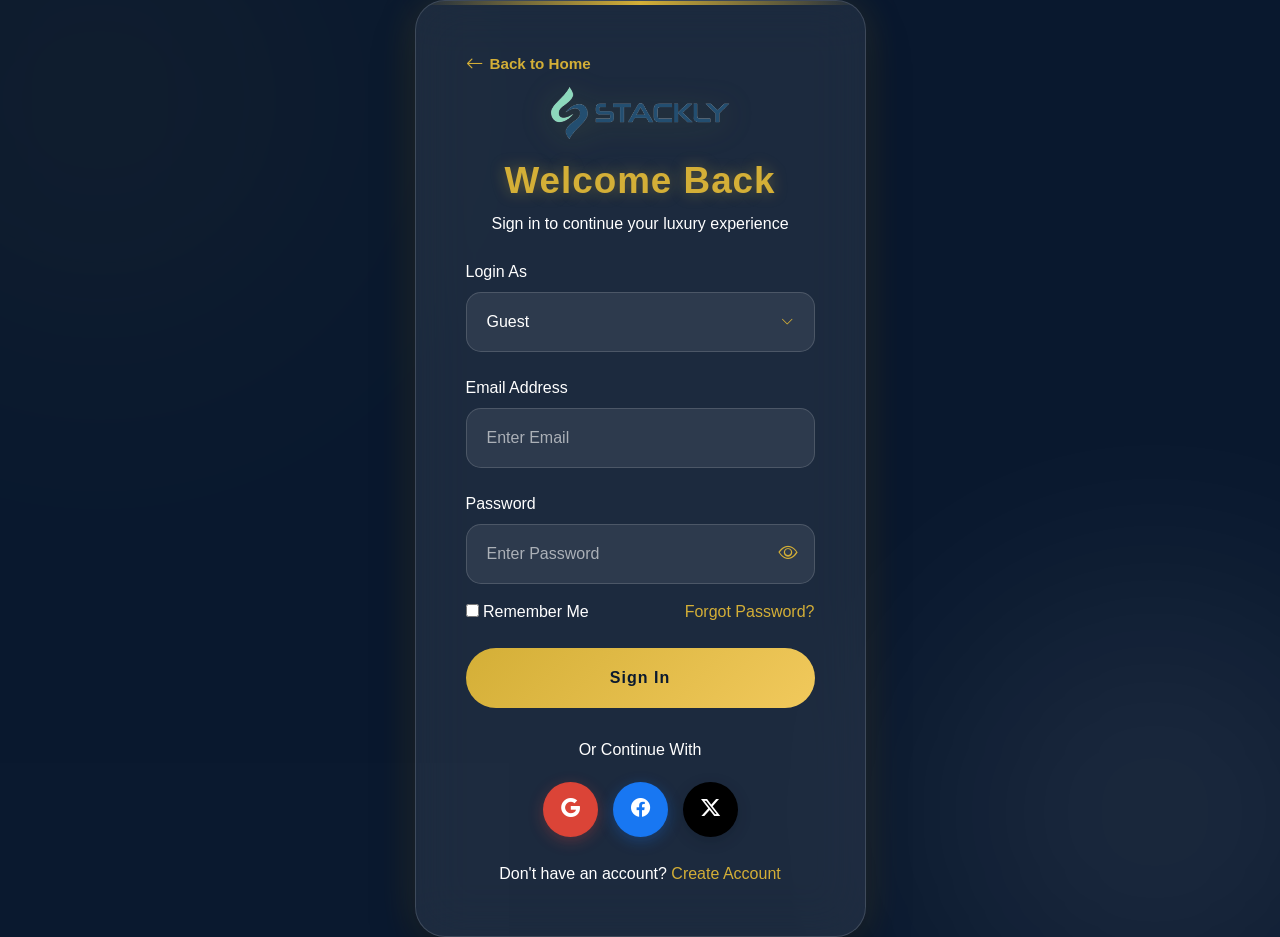
<file: dashboard-admin.html>
<!DOCTYPE html>
<html lang="en">

<head>
    <meta charset="UTF-8">
    <meta name="viewport" content="width=device-width, initial-scale=1.0">
    <title>Admin Dashboard | Paradise Cove Resort</title>

    <link href="https://cdn.jsdelivr.net/npm/bootstrap@5.3.3/dist/css/bootstrap.min.css" rel="stylesheet">
    <link rel="stylesheet" href="https://cdn.jsdelivr.net/npm/bootstrap-icons@1.11.3/font/bootstrap-icons.min.css">
    <link rel="stylesheet" href="css/dashboard.css">
</head>

<body>

    <div class="dashboard-wrapper">

        <!-- Sidebar -->
        <aside class="sidebar" id="sidebar">
            <div class="sidebar-header">
                <button class="sidebar-close" id="sidebarClose"><i class="bi bi-x-lg"></i></button>
                <div class="sidebar-brand">
                    <a href="index.html"><img src="images/image.png" alt="Paradise Cove"></a>
                    <h4>Admin Panel</h4>
                </div>
            </div>
            <ul class="sidebar-nav">
                <li><a href="error.html" class="active"><i class="bi bi-speedometer2"></i> Dashboard</a></li>
                <li><a href="error.html"><i class="bi bi-building"></i> Manage Rooms</a></li>
                <li><a href="error.html"><i class="bi bi-people"></i> All Guests</a></li>
                <li><a href="error.html"><i class="bi bi-person-badge"></i> Staff</a></li>
                <li><a href="error.html"><i class="bi bi-calendar-check"></i> Bookings</a></li>
                <li><a href="error.html"><i class="bi bi-graph-up"></i> Reports</a></li>
                <li><a href="index.html"><i class="bi bi-house-door"></i> Back to Site</a></li>
            </ul>
        </aside>

        <!-- Main -->
        <div class="main-content">

            <button class="mobile-toggle" id="mobileToggle">
                <i class="bi bi-list"></i>
            </button>

            <div class="dashboard-header">
                <h1>Admin Dashboard</h1>
                <div class="header-right">
                    <div class="user-info">
                        <div class="user-avatar" id="adminAvatar">A</div>
                        <div class="user-details">
                            <h5 id="adminName">Admin</h5>
                            <span>Administrator</span>
                            <small class="user-email" id="adminEmail">-</small>
                        </div>
                    </div>
                    <button class="logout-btn" id="logoutBtn">Sign Out</button>
                </div>
            </div>

            <!-- Stats -->
            <div class="stats-grid">
                <div class="stat-card">
                    <div class="stat-icon gold"><i class="bi bi-building"></i></div>
                    <div class="stat-info">
                        <h3>250+</h3>
                        <p>Total Rooms</p>
                    </div>
                </div>
                <div class="stat-card">
                    <div class="stat-icon blue"><i class="bi bi-people"></i></div>
                    <div class="stat-info">
                        <h3>1,280</h3>
                        <p>Total Guests</p>
                    </div>
                </div>
                <div class="stat-card">
                    <div class="stat-icon green"><i class="bi bi-currency-dollar"></i></div>
                    <div class="stat-info">
                        <h3>$84.5K</h3>
                        <p>Monthly Revenue</p>
                    </div>
                </div>
                <div class="stat-card">
                    <div class="stat-icon red"><i class="bi bi-calendar-check"></i></div>
                    <div class="stat-info">
                        <h3>342</h3>
                        <p>Active Bookings</p>
                    </div>
                </div>
            </div>

            <!-- Recent Bookings -->
            <div class="section-card">
                <h3>
                    Recent Bookings
                    <a href="error.html" class="action-btn" style="font-size:0.85rem;padding:8px 18px;">View All</a>
                </h3>
                <div class="table-responsive">
                    <table class="dashboard-table">
                        <thead>
                            <tr>
                                <th>Guest</th>
                                <th>Room</th>
                                <th>Check In</th>
                                <th>Check Out</th>
                                <th>Status</th>
                                <th>Amount</th>
                            </tr>
                        </thead>
                        <tbody>
                            <tr>
                                <td>Sarah Johnson</td>
                                <td>Ocean View Villa</td>
                                <td>Jun 15, 2026</td>
                                <td>Jun 20, 2026</td>
                                <td><span class="status status-confirmed">Confirmed</span></td>
                                <td>$1,495</td>
                            </tr>
                            <tr>
                                <td>Michael Brown</td>
                                <td>Beachfront Suite</td>
                                <td>Jun 16, 2026</td>
                                <td>Jun 18, 2026</td>
                                <td><span class="status status-checked-in">Checked In</span></td>
                                <td>$798</td>
                            </tr>
                            <tr>
                                <td>Emily Carter</td>
                                <td>Presidential Suite</td>
                                <td>Jun 18, 2026</td>
                                <td>Jun 22, 2026</td>
                                <td><span class="status status-confirmed">Confirmed</span></td>
                                <td>$2,396</td>
                            </tr>
                            <tr>
                                <td>David Wilson</td>
                                <td>Ocean View Villa</td>
                                <td>Jun 20, 2026</td>
                                <td>Jun 23, 2026</td>
                                <td><span class="status status-pending">Pending</span></td>
                                <td>$897</td>
                            </tr>
                        </tbody>
                    </table>
                </div>
            </div>

            <!-- Occupancy Overview -->
            <div class="section-card">
                <h3>Occupancy Overview</h3>
                <div class="occupancy-grid">
                    <div class="occupancy-item">
                        <div class="occupancy-header">
                            <span>Standard Rooms</span>
                            <span>82%</span>
                        </div>
                        <div class="occupancy-bar">
                            <div class="occupancy-bar-fill" style="width:82%"></div>
                        </div>
                    </div>
                    <div class="occupancy-item">
                        <div class="occupancy-header">
                            <span>Ocean View Suites</span>
                            <span>94%</span>
                        </div>
                        <div class="occupancy-bar">
                            <div class="occupancy-bar-fill" style="width:94%"></div>
                        </div>
                    </div>
                    <div class="occupancy-item">
                        <div class="occupancy-header">
                            <span>Beachfront Villas</span>
                            <span>68%</span>
                        </div>
                        <div class="occupancy-bar">
                            <div class="occupancy-bar-fill" style="width:68%"></div>
                        </div>
                    </div>
                    <div class="occupancy-item">
                        <div class="occupancy-header">
                            <span>Presidential Suites</span>
                            <span>45%</span>
                        </div>
                        <div class="occupancy-bar">
                            <div class="occupancy-bar-fill" style="width:45%"></div>
                        </div>
                    </div>
                </div>
            </div>

            <!-- Today's Check-ins & Check-outs -->
            <div class="section-card">
                <h3>Today's Arrivals & Departures</h3>
                <div class="arrivals-grid">
                    <div>
                        <h4 class="arrivals-heading">
                            <i class="bi bi-box-arrow-in-right" style="color:#22c55e;margin-right:5px;"></i> Check-ins
                        </h4>
                        <div class="checkin-item">
                            <div class="checkin-info">
                                <h6>Sarah Johnson</h6>
                                <p>Ocean View Villa · 2:00 PM</p>
                            </div>
                            <span class="status status-confirmed" style="font-size:0.7rem;">Ready</span>
                        </div>
                        <div class="checkin-item">
                            <div class="checkin-info">
                                <h6>Robert Chen</h6>
                                <p>Beachfront Suite · 3:00 PM</p>
                            </div>
                            <span class="status status-pending" style="font-size:0.7rem;">Pending</span>
                        </div>
                        <div class="checkin-item">
                            <div class="checkin-info">
                                <h6>Amara Williams</h6>
                                <p>Presidential Suite · 4:00 PM</p>
                            </div>
                            <span class="status status-confirmed" style="font-size:0.7rem;">VIP</span>
                        </div>
                    </div>
                    <div>
                        <h4 class="arrivals-heading">
                            <i class="bi bi-box-arrow-right" style="color:#ef4444;margin-right:5px;"></i> Check-outs
                        </h4>
                        <div class="checkin-item">
                            <div class="checkin-info">
                                <h6>Michael Brown</h6>
                                <p>Beachfront Suite · 11:00 AM</p>
                            </div>
                            <span class="status status-checked-in" style="font-size:0.7rem;">Today</span>
                        </div>
                        <div class="checkin-item">
                            <div class="checkin-info">
                                <h6>Emily Davis</h6>
                                <p>Ocean View Villa · 12:00 PM</p>
                            </div>
                            <span class="status status-checked-in" style="font-size:0.7rem;">Today</span>
                        </div>
                        <div class="checkin-item">
                            <div class="checkin-info">
                                <h6>James Wilson</h6>
                                <p>Standard Room · 10:00 AM</p>
                            </div>
                            <span class="status status-confirmed" style="font-size:0.7rem;">Done</span>
                        </div>
                    </div>
                </div>
            </div>

            <!-- Recent Reviews -->
            <div class="section-card">
                <h3>Recent Guest Reviews</h3>
                <div class="review-item">
                    <div class="review-avatar">S</div>
                    <div class="review-content">
                        <h6>Sarah M. <span class="stars">&#9733;&#9733;&#9733;&#9733;&#9733;</span></h6>
                        <p>Absolutely stunning resort! The ocean view from our villa was breathtaking. Staff went above and beyond.</p>
                    </div>
                </div>
                <div class="review-item">
                    <div class="review-avatar">J</div>
                    <div class="review-content">
                        <h6>James K. <span class="stars">&#9733;&#9733;&#9733;&#9733;&#9734;</span></h6>
                        <p>Wonderful experience. The food at Seaside Restaurant was incredible. Will definitely return next year.</p>
                    </div>
                </div>
                <div class="review-item">
                    <div class="review-avatar">L</div>
                    <div class="review-content">
                        <h6>Lisa T. <span class="stars">&#9733;&#9733;&#9733;&#9733;&#9733;</span></h6>
                        <p>Best luxury resort we've ever been to. The sunset cruise was absolutely magical. Highly recommend!</p>
                    </div>
                </div>
            </div>

            <!-- Quick Actions -->
            <div class="section-card">
                <h3>Quick Actions</h3>
                <div class="quick-actions">
                    <a href="error.html" class="action-btn"><i class="bi bi-plus-circle"></i> Add Room</a>
                    <a href="error.html" class="action-btn"><i class="bi bi-person-plus"></i> Add Staff</a>
                    <a href="error.html" class="action-btn"><i class="bi bi-file-earmark-text"></i> View Reports</a>
                    <a href="error.html" class="action-btn"><i class="bi bi-gear"></i> Settings</a>
                </div>
            </div>

        </div>

    </div>

    <script src="https://cdn.jsdelivr.net/npm/bootstrap@5.3.3/dist/js/bootstrap.bundle.min.js"></script>
    <script src="js/dashboard.js"></script>

</body>
</html>
</file>
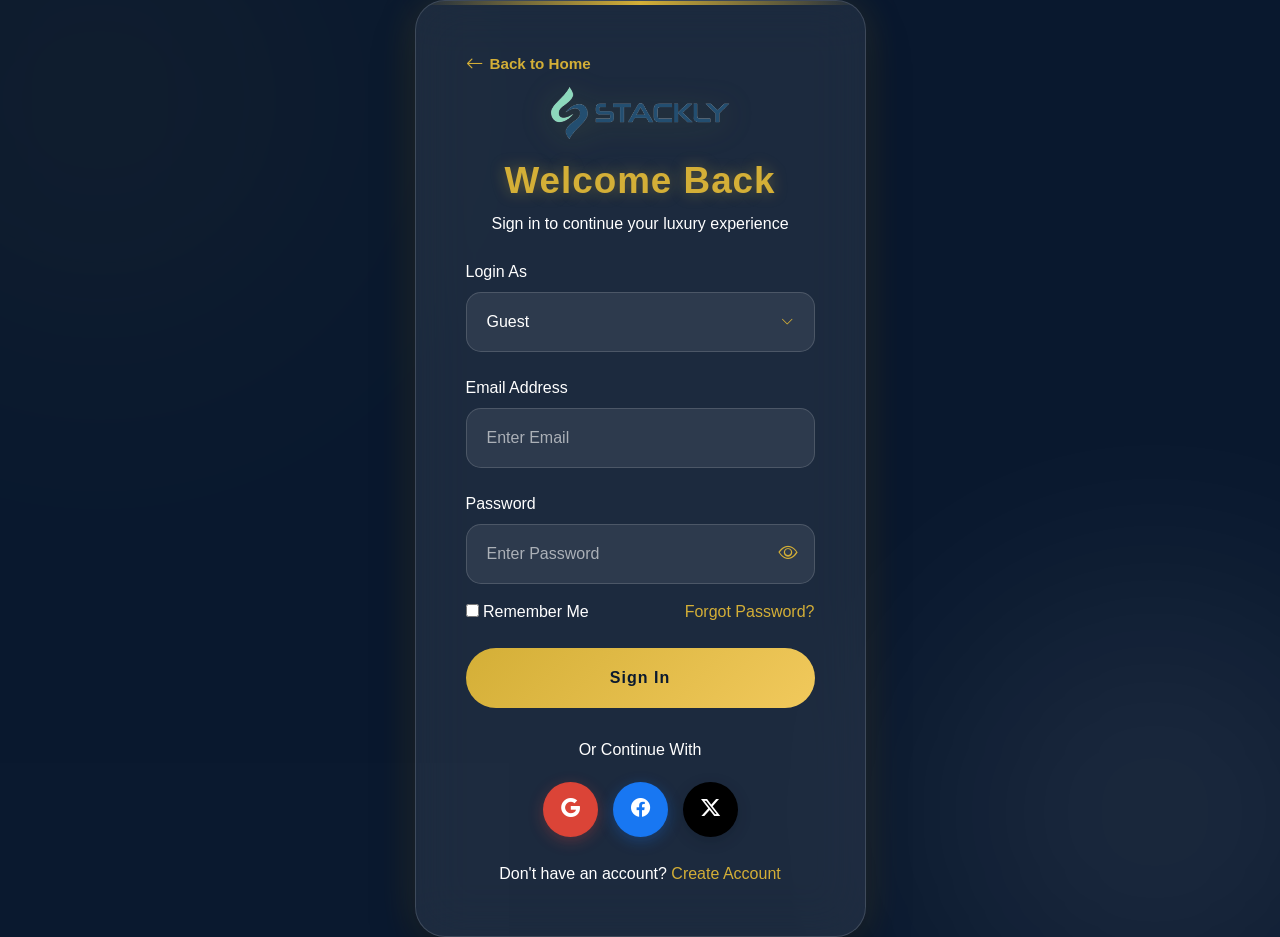
<file: dashboard-guest.html>
<!DOCTYPE html>
<html lang="en">

<head>
    <meta charset="UTF-8">
    <meta name="viewport" content="width=device-width, initial-scale=1.0">
    <title>My Dashboard | Paradise Cove Resort</title>

    <link href="https://cdn.jsdelivr.net/npm/bootstrap@5.3.3/dist/css/bootstrap.min.css" rel="stylesheet">
    <link rel="stylesheet" href="https://cdn.jsdelivr.net/npm/bootstrap-icons@1.11.3/font/bootstrap-icons.min.css">
    <link rel="stylesheet" href="css/dashboard.css">
</head>

<body>

    <div class="dashboard-wrapper">

        <!-- Sidebar -->
        <aside class="sidebar" id="sidebar">
            <div class="sidebar-header">
                <button class="sidebar-close" id="sidebarClose"><i class="bi bi-x-lg"></i></button>
                <div class="sidebar-brand">
                    <a href="index.html"><img src="images/image.png" alt="Paradise Cove"></a>
                    <h4>My Account</h4>
                </div>
            </div>
            <ul class="sidebar-nav">
                <li><a href="error.html" class="active"><i class="bi bi-speedometer2"></i> Dashboard</a></li>
                <li><a href="error.html"><i class="bi bi-calendar-check"></i> My Bookings</a></li>
                <li><a href="error.html"><i class="bi bi-person"></i> My Profile</a></li>
                <li><a href="error.html"><i class="bi bi-water"></i> Amenities</a></li>
                <li><a href="error.html"><i class="bi bi-telephone"></i> Contact Support</a></li>
                <li><a href="index.html"><i class="bi bi-house-door"></i> Back to Site</a></li>
            </ul>
        </aside>

        <!-- Main -->
        <div class="main-content">

            <button class="mobile-toggle" id="mobileToggle">
                <i class="bi bi-list"></i>
            </button>

            <div class="dashboard-header">
                <h1>My Dashboard</h1>
                <div class="header-right">
                    <div class="user-info">
                        <div class="user-avatar" id="guestAvatar">G</div>
                        <div class="user-details">
                            <h5 id="guestName">Guest</h5>
                            <span>Valued Guest</span>
                            <small class="user-email" id="guestEmail">-</small>
                        </div>
                    </div>
                    <button class="logout-btn" id="logoutBtn">Sign Out</button>
                </div>
            </div>

            <!-- Stats -->
            <div class="stats-grid">
                <div class="stat-card">
                    <div class="stat-icon gold"><i class="bi bi-calendar-check"></i></div>
                    <div class="stat-info">
                        <h3>2</h3>
                        <p>Total Stays</p>
                    </div>
                </div>
                <div class="stat-card">
                    <div class="stat-icon green"><i class="bi bi-star"></i></div>
                    <div class="stat-info">
                        <h3>4.8</h3>
                        <p>Avg Rating</p>
                    </div>
                </div>
                <div class="stat-card">
                    <div class="stat-icon blue"><i class="bi bi-clock"></i></div>
                    <div class="stat-info">
                        <h3>5</h3>
                        <p>Nights Stayed</p>
                    </div>
                </div>
                <div class="stat-card">
                    <div class="stat-icon red"><i class="bi bi-gift"></i></div>
                    <div class="stat-info">
                        <h3>Gold</h3>
                        <p>Membership Tier</p>
                    </div>
                </div>
            </div>

            <!-- Current Booking -->
            <div class="section-card">
                <h3>Your Current Booking</h3>
                <div class="booking-card">
                    <div>
                        <h5>Ocean View Villa</h5>
                        <p><i class="bi bi-calendar"></i> Jun 15 - Jun 20, 2026</p>
                        <p><i class="bi bi-person"></i> 2 Adults, 1 Child</p>
                    </div>
                    <span class="status status-confirmed">Confirmed</span>
                </div>
            </div>

            <!-- Profile Info -->
            <div class="section-card">
                <h3>Profile Information</h3>
                <p><strong>Name:</strong> <span id="displayName">-</span></p>
                <p><strong>Email:</strong> <span id="displayEmail">-</span></p>
                <p><strong>Phone:</strong> <span id="displayPhone">-</span></p>
                <p><strong><i class="bi bi-calendar-heart" style="color:#D4AF37;margin-right:4px;"></i> Member Since:</strong> June 2026</p>
            </div>

            <!-- Upcoming Events -->
            <div class="section-card">
                <h3>Upcoming Events</h3>
                <div class="event-card">
                    <div class="event-date">
                        <span class="day">22</span>
                        <span class="month">Jun</span>
                    </div>
                    <div class="event-details">
                        <h5>Sunset Beach BBQ</h5>
                        <p><i class="bi bi-clock"></i> 6:00 PM - 9:00 PM · Beachfront</p>
                    </div>
                </div>
                <div class="event-card">
                    <div class="event-date">
                        <span class="day">25</span>
                        <span class="month">Jun</span>
                    </div>
                    <div class="event-details">
                        <h5>Yoga at Sunrise</h5>
                        <p><i class="bi bi-clock"></i> 5:30 AM - 6:30 AM · Ocean Deck</p>
                    </div>
                </div>
                <div class="event-card">
                    <div class="event-date">
                        <span class="day">28</span>
                        <span class="month">Jun</span>
                    </div>
                    <div class="event-details">
                        <h5>Wine Tasting Evening</h5>
                        <p><i class="bi bi-clock"></i> 7:30 PM · Grand Lounge</p>
                    </div>
                </div>
            </div>

            <!-- Special Offers -->
            <div class="section-card">
                <h3>Special Offers For You</h3>
                <div class="offer-card">
                    <div>
                        <h5>Spa Package - 20% Off</h5>
                        <p>Enjoy a relaxing couple's massage with ocean view</p>
                    </div>
                    <span class="offer-badge">Limited Time</span>
                </div>
                <div class="offer-card">
                    <div>
                        <h5>Free Room Upgrade</h5>
                        <p>Upgrade to Beachfront Suite on your next stay</p>
                    </div>
                    <span class="offer-badge">Members Only</span>
                </div>
                <div class="offer-card">
                    <div>
                        <h5>Complimentary Dinner</h5>
                        <p>Free dinner at Seaside Restaurant for bookings over 3 nights</p>
                    </div>
                    <span class="offer-badge">Book Now</span>
                </div>
            </div>

            <!-- Quick Links -->
            <div class="section-card">
                <h3>Explore Resort</h3>
                <div class="quick-actions">
                    <a href="amenities.html" class="action-btn"><i class="bi bi-water"></i> Amenities</a>
                    <a href="gallery.html" class="action-btn"><i class="bi bi-images"></i> Gallery</a>
                    <a href="resorts.html" class="action-btn"><i class="bi bi-building"></i> Rooms</a>
                    <a href="contact.html" class="action-btn"><i class="bi bi-telephone"></i> Contact</a>
                </div>
            </div>

        </div>

    </div>

    <script src="https://cdn.jsdelivr.net/npm/bootstrap@5.3.3/dist/js/bootstrap.bundle.min.js"></script>
    <script src="js/dashboard.js"></script>

</body>
</html>
</file>
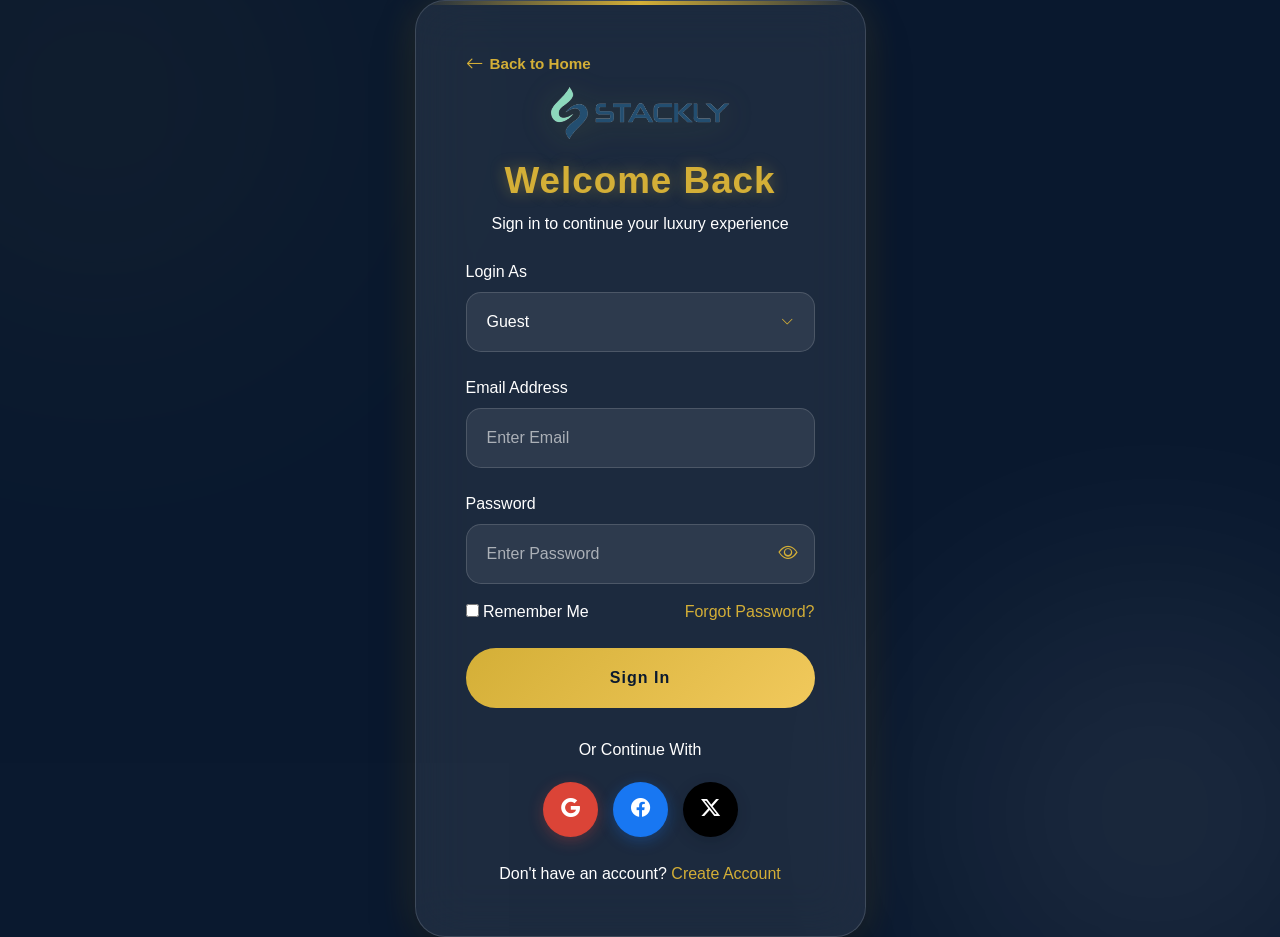
<file: dashboard-staff.html>
<!DOCTYPE html>
<html lang="en">

<head>
    <meta charset="UTF-8">
    <meta name="viewport" content="width=device-width, initial-scale=1.0">
    <title>Staff Dashboard | Paradise Cove Resort</title>

    <link href="https://cdn.jsdelivr.net/npm/bootstrap@5.3.3/dist/css/bootstrap.min.css" rel="stylesheet">
    <link rel="stylesheet" href="https://cdn.jsdelivr.net/npm/bootstrap-icons@1.11.3/font/bootstrap-icons.min.css">
    <link rel="stylesheet" href="css/dashboard.css">
</head>

<body>

    <div class="dashboard-wrapper">

        <!-- Sidebar -->
        <aside class="sidebar" id="sidebar">
            <div class="sidebar-header">
                <button class="sidebar-close" id="sidebarClose"><i class="bi bi-x-lg"></i></button>
                <div class="sidebar-brand">
                    <a href="index.html"><img src="images/image.png" alt="Paradise Cove"></a>
                    <h4>Staff Panel</h4>
                </div>
            </div>
            <ul class="sidebar-nav">
                <li><a href="error.html" class="active"><i class="bi bi-speedometer2"></i> Dashboard</a></li>
                <li><a href="error.html"><i class="bi bi-calendar-day"></i> My Schedule</a></li>
                <li><a href="error.html"><i class="bi bi-door-open"></i> Room Status</a></li>
                <li><a href="error.html"><i class="bi bi-bell"></i> Guest Requests</a></li>
                <li><a href="index.html"><i class="bi bi-house-door"></i> Back to Site</a></li>
            </ul>
        </aside>

        <!-- Main -->
        <div class="main-content">

            <button class="mobile-toggle" id="mobileToggle">
                <i class="bi bi-list"></i>
            </button>

            <div class="dashboard-header">
                <h1>Staff Dashboard</h1>
                <div class="header-right">
                    <div class="user-info">
                        <div class="user-avatar" id="staffAvatar">S</div>
                        <div class="user-details">
                            <h5 id="staffName">Staff</h5>
                            <span>Staff Member</span>
                            <small class="user-email" id="staffEmail">-</small>
                        </div>
                    </div>
                    <button class="logout-btn" id="logoutBtn">Sign Out</button>
                </div>
            </div>

            <!-- Stats -->
            <div class="stats-grid">
                <div class="stat-card">
                    <div class="stat-icon gold"><i class="bi bi-door-open"></i></div>
                    <div class="stat-info">
                        <h3>24</h3>
                        <p>Rooms Assigned</p>
                    </div>
                </div>
                <div class="stat-card">
                    <div class="stat-icon green"><i class="bi bi-person-check"></i></div>
                    <div class="stat-info">
                        <h3>12</h3>
                        <p>Checked In Today</p>
                    </div>
                </div>
                <div class="stat-card">
                    <div class="stat-icon orange"><i class="bi bi-bell"></i></div>
                    <div class="stat-info">
                        <h3>5</h3>
                        <p>Pending Requests</p>
                    </div>
                </div>
                <div class="stat-card">
                    <div class="stat-icon teal"><i class="bi bi-clock"></i></div>
                    <div class="stat-info">
                        <h3>3</h3>
                        <p>Upcoming Checkouts</p>
                    </div>
                </div>
            </div>

            <!-- Tasks -->
            <div class="section-card">
                <h3>Today's Tasks</h3>
                <div class="task-item">
                    <input type="checkbox" class="task-check">
                    <div class="task-text">
                        <h6>Prepare Ocean View Villa for Check-in</h6>
                        <span>Room 204 - Check-in at 2:00 PM</span>
                    </div>
                </div>
                <div class="task-item">
                    <input type="checkbox" class="task-check">
                    <div class="task-text">
                        <h6>Restock Mini Bar - Beachfront Suite</h6>
                        <span>Room 108 - Priority</span>
                    </div>
                </div>
                <div class="task-item">
                    <input type="checkbox" class="task-check">
                    <div class="task-text">
                        <h6>Deliver Welcome Basket to Presidential Suite</h6>
                        <span>Room 301 - VIP Guest Arrival</span>
                    </div>
                </div>
                <div class="task-item">
                    <input type="checkbox" class="task-check">
                    <div class="task-text">
                        <h6>Coordinate Spa Appointment</h6>
                        <span>Guest: Emma Wilson - 4:00 PM</span>
                    </div>
                </div>
            </div>

            <!-- Today's Schedule -->
            <div class="section-card">
                <h3>Today's Schedule</h3>
                <div class="schedule-item">
                    <div class="schedule-dot"></div>
                    <div class="schedule-time">8:00 AM</div>
                    <div class="schedule-info">
                        <h6>Morning Briefing</h6>
                        <p>Staff meeting at Main Conference Room</p>
                    </div>
                </div>
                <div class="schedule-item">
                    <div class="schedule-dot"></div>
                    <div class="schedule-time">10:00 AM</div>
                    <div class="schedule-info">
                        <h6>VIP Check-in Preparation</h6>
                        <p>Presidential Suite - Welcome amenities setup</p>
                    </div>
                </div>
                <div class="schedule-item">
                    <div class="schedule-dot"></div>
                    <div class="schedule-time">1:00 PM</div>
                    <div class="schedule-info">
                        <h6>Pool Area Inspection</h6>
                        <p>Safety check & maintenance walkthrough</p>
                    </div>
                </div>
                <div class="schedule-item">
                    <div class="schedule-dot"></div>
                    <div class="schedule-time">3:00 PM</div>
                    <div class="schedule-info">
                        <h6>Guest Request Review</h6>
                        <p>Team meeting to review outstanding requests</p>
                    </div>
                </div>
            </div>

            <!-- VIP Guest Alerts -->
            <div class="section-card">
                <h3>VIP Guest Alerts</h3>
                <div class="vip-alert">
                    <div class="vip-icon"><i class="bi bi-star"></i></div>
                    <div class="vip-text">
                        <h6>Amara Williams - Presidential Suite</h6>
                        <p>Arriving today at 4:00 PM · Anniversary special setup requested</p>
                    </div>
                </div>
                <div class="vip-alert">
                    <div class="vip-icon"><i class="bi bi-gem"></i></div>
                    <div class="vip-text">
                        <h6>Richard & Helen Clarke - Beachfront Villa</h6>
                        <p>Returning guests · Preferred room 108 · Welcome back basket needed</p>
                    </div>
                </div>
                <div class="vip-alert">
                    <div class="vip-icon"><i class="bi bi-cup-hot"></i></div>
                    <div class="vip-text">
                        <h6>David Anderson - Suite 301</h6>
                        <p>Airport transfer at 2:30 PM · Private dinner booking at 8:00 PM</p>
                    </div>
                </div>
            </div>

            <!-- Guest Requests -->
            <div class="section-card">
                <h3>Recent Guest Requests</h3>
                <div class="booking-card">
                    <div>
                        <h5>Extra Towels & Pillows</h5>
                        <p>Room 207 - Sarah Johnson</p>
                    </div>
                    <span class="status status-pending">In Progress</span>
                </div>
                <div class="booking-card">
                    <div>
                        <h5>Room Service - Dinner</h5>
                        <p>Room 105 - Michael Brown</p>
                    </div>
                    <span class="status status-confirmed">Delivered</span>
                </div>
                <div class="booking-card">
                    <div>
                        <h5>Airport Transfer Request</h5>
                        <p>Room 301 - David Anderson</p>
                    </div>
                    <span class="status status-checked-in">Scheduled</span>
                </div>
            </div>

        </div>

    </div>

    <script src="https://cdn.jsdelivr.net/npm/bootstrap@5.3.3/dist/js/bootstrap.bundle.min.js"></script>
    <script src="js/dashboard.js"></script>

</body>
</html>
</file>
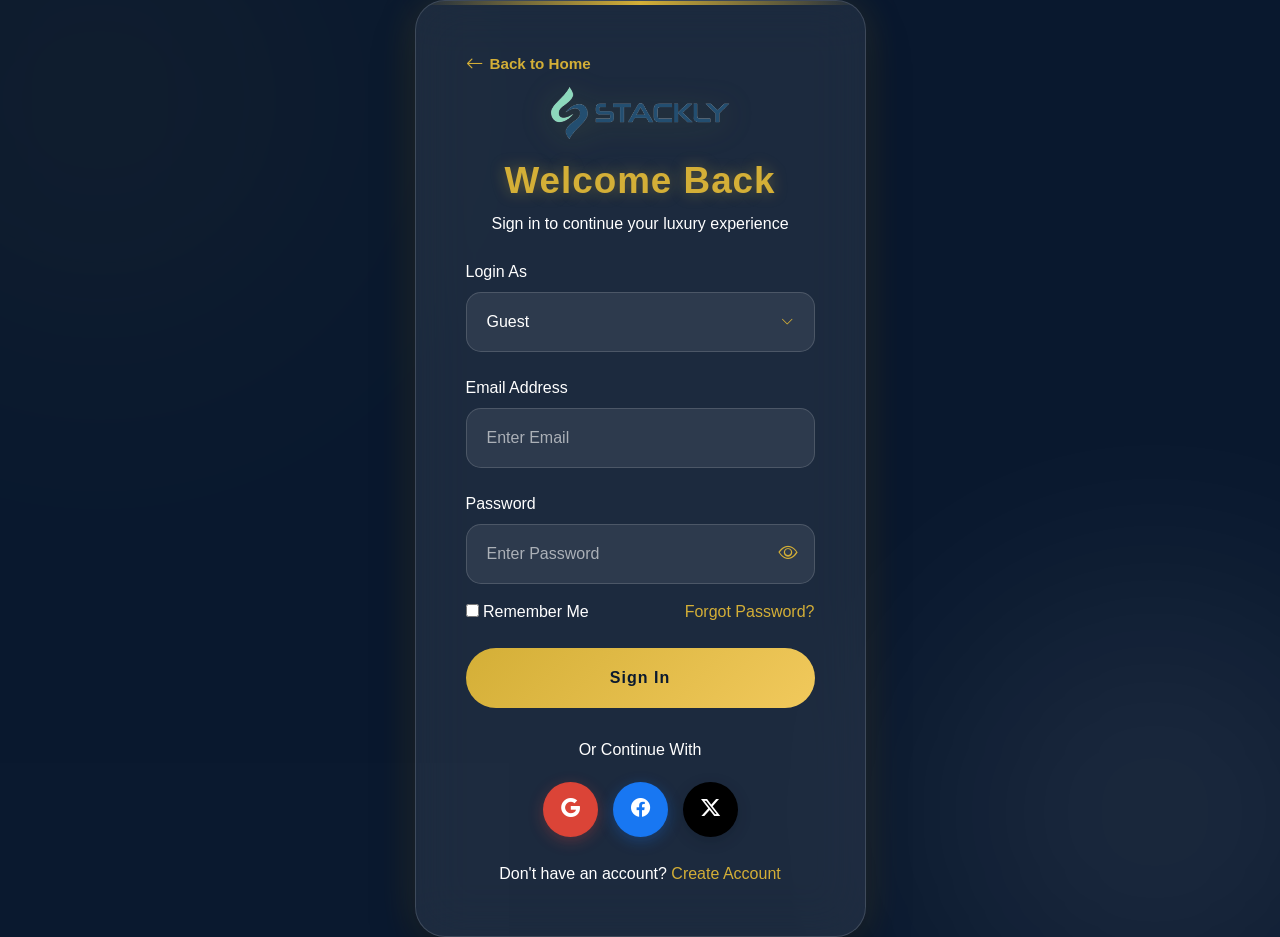
<file: signinpage.html>
<!DOCTYPE html>
<html lang="en">

<head>

    <meta charset="UTF-8">
    <meta name="viewport"
        content="width=device-width, initial-scale=1.0">

    <title>Sign In | Paradise Cove Resort</title>

    <!-- Bootstrap -->

    <link href="https://cdn.jsdelivr.net/npm/bootstrap@5.3.3/dist/css/bootstrap.min.css"
        rel="stylesheet">

    <!-- Bootstrap Icons -->

    <link rel="stylesheet"
        href="https://cdn.jsdelivr.net/npm/bootstrap-icons@1.11.3/font/bootstrap-icons.min.css">

    <!-- CSS -->

    <link rel="stylesheet"
        href="css/sigin.css">

</head>

<body>

    <section class="signin-section">

        <div class="overlay"></div>

        <div class="container">

            <div class="row justify-content-center align-items-center min-vh-100">

                <div class="col-lg-5 col-md-8">

                    <div class="signin-card">

                        <a href="index.html" class="back-home-link">
                            <i class="bi bi-arrow-left"></i> Back to Home
                        </a>

               <div class="text-center mb-4">

    <a href="index.html">
        <img
            src="images/image.png"
            class="signin-logo"
            alt="Paradise Cove Resort Logo">
    </a>

    <h2>Welcome Back</h2>

    <p>Sign in to continue your luxury experience</p>

</div>
                        <form id="signinForm">

                            <div class="mb-4">

                                <label class="form-label">
                                    Login As
                                </label>

                                <div class="custom-select" id="loginRole" data-value="guest">
                                    <div class="custom-select-trigger">
                                        <span class="custom-select-text">Guest</span>
                                        <i class="bi bi-chevron-down"></i>
                                    </div>
                                    <div class="custom-options">
                                        <div class="custom-option" data-value="guest">Guest</div>
                                        <div class="custom-option" data-value="staff">Staff</div>
                                        <div class="custom-option" data-value="admin">Admin</div>
                                    </div>
                                </div>

                            </div>

                            <div class="mb-4">

                                <label class="form-label">
                                    Email Address
                                </label>

                                <input
                                    type="email"
                                    class="form-control"
                                    id="email"
                                    placeholder="Enter Email">

                            </div>

                            <div class="mb-3">

                                <label class="form-label">
                                    Password
                                </label>

                                <div class="password-wrapper">

                                    <input
                                        type="password"
                                        class="form-control"
                                        id="password"
                                        placeholder="Enter Password">

                                    <span id="togglePassword">

                                        <i class="bi bi-eye"></i>

                                    </span>

                                </div>

                            </div>

                            <div class="d-flex justify-content-between mb-4">

                                <div>

                                    <input
                                        type="checkbox"
                                        id="remember">

                                    <label for="remember">

                                        Remember Me

                                    </label>

                                </div>

                                <a href="error.html"
                                    class="forgot-link">

                                    Forgot Password?

                                </a>

                            </div>

                            <button
                                type="submit"
                                class="btn signin-btn">

                                Sign In

                            </button>

                        </form>

                        <div class="social-login">

                            <p>
                                Or Continue With
                            </p>

                            <div class="social-icons">

                                <a href="error.html">
                                    <i class="bi bi-google"></i>
                                </a>

                                <a href="error.html"><i class="bi bi-facebook"></i>
                                </a>

                                <a href="error.html"><i class="bi bi-twitter-x"></i>
                                </a>

                            </div>

                        </div>

                        <div class="signup-link">

                            Don't have an account?

                            <a href="signup.html">

                                Create Account

                            </a>

                        </div>

                    </div>

                </div>

            </div>

        </div>

    </section>
    <script src="https://cdn.jsdelivr.net/npm/bootstrap@5.3.3/dist/js/bootstrap.bundle.min.js"></script>
    <script src="js/signin.js"></script>

</body>

</html>
</file>
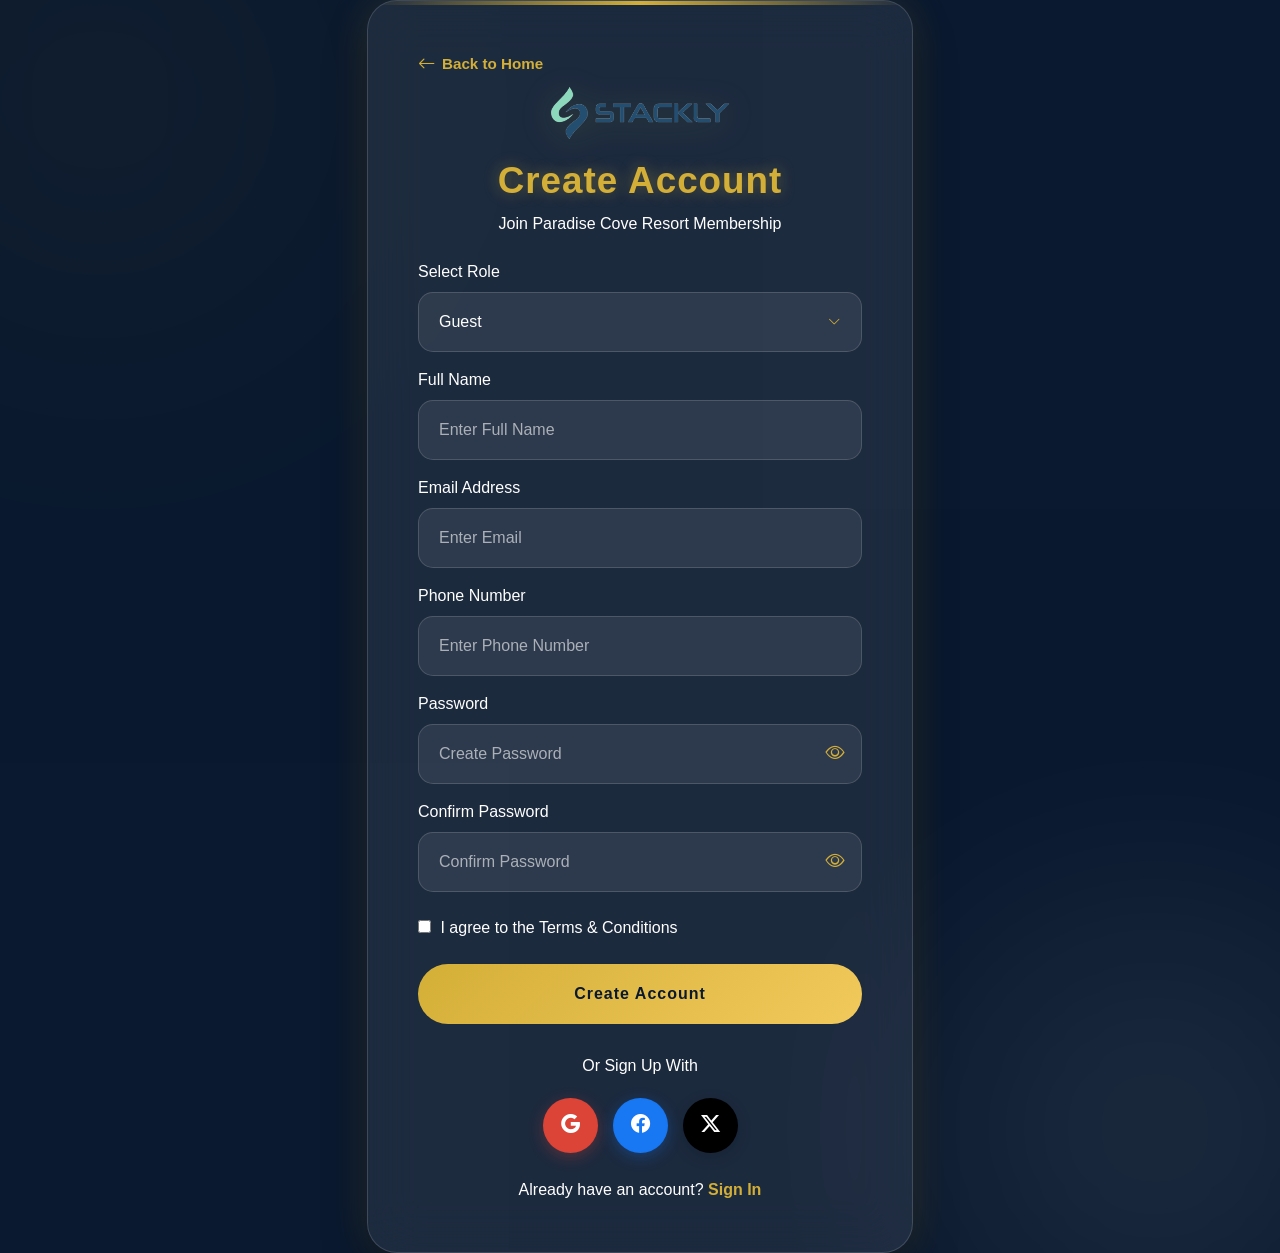
<file: signup.html>
<!DOCTYPE html>
<html lang="en">

<head>

    <meta charset="UTF-8">

    <meta name="viewport"
        content="width=device-width, initial-scale=1.0">

    <title>Create Account | Paradise Cove Resort</title>

    <!-- Bootstrap -->

    <link href="https://cdn.jsdelivr.net/npm/bootstrap@5.3.3/dist/css/bootstrap.min.css"
        rel="stylesheet">

    <!-- Bootstrap Icons -->

    <link rel="stylesheet"
        href="https://cdn.jsdelivr.net/npm/bootstrap-icons@1.11.3/font/bootstrap-icons.min.css">

    <!-- CSS -->

    <link rel="stylesheet"
        href="css/signup.css">

</head>

<body>

    <section class="signup-section">

        <div class="overlay"></div>

        <div class="container">

            <div class="row justify-content-center align-items-center min-vh-100">

                <div class="col-lg-6 col-md-8">

                    <div class="signup-card">

                        <a href="index.html" class="back-home-link">
                            <i class="bi bi-arrow-left"></i> Back to Home
                        </a>

                        <div class="text-center mb-4">

    <a href="index.html">
        <img
            src="images/image.png"
            class="signup-logo"
            alt="Paradise Cove Resort">
    </a>

    <h2>Create Account</h2>

    <p>Join Paradise Cove Resort Membership</p>

</div>

                        <form id="signupForm">

                            <div class="mb-3">

                                <label class="form-label">
                                    Select Role
                                </label>

                                <div class="custom-select" id="role" data-value="guest">
                                    <div class="custom-select-trigger">
                                        <span class="custom-select-text">Guest</span>
                                        <i class="bi bi-chevron-down"></i>
                                    </div>
                                    <div class="custom-options">
                                        <div class="custom-option" data-value="guest">Guest</div>
                                        <div class="custom-option" data-value="staff">Staff</div>
                                        <div class="custom-option" data-value="admin">Admin</div>
                                    </div>
                                </div>

                            </div>

                            <div class="mb-3">

                                <label class="form-label">
                                    Full Name
                                </label>

                                <input
                                    type="text"
                                    id="fullName"
                                    class="form-control"
                                    placeholder="Enter Full Name">

                            </div>

                            <div class="mb-3">

                                <label class="form-label">
                                    Email Address
                                </label>

                                <input
                                    type="email"
                                    id="email"
                                    class="form-control"
                                    placeholder="Enter Email">

                            </div>

                            <div class="mb-3">

                                <label class="form-label">
                                    Phone Number
                                </label>

                                <input
                                    type="tel"
                                    id="phone"
                                    class="form-control"
                                    placeholder="Enter Phone Number">

                            </div>

                            <div class="mb-3">

                                <label class="form-label">
                                    Password
                                </label>

                                <div class="password-wrapper">

                                    <input
                                        type="password"
                                        id="password"
                                        class="form-control"
                                        placeholder="Create Password">

                                    <span id="togglePassword">

                                        <i class="bi bi-eye"></i>

                                    </span>

                                </div>

                            </div>

                            <div class="mb-4">

                                <label class="form-label">
                                    Confirm Password
                                </label>

                                <div class="password-wrapper">

                                    <input
                                        type="password"
                                        id="confirmPassword"
                                        class="form-control"
                                        placeholder="Confirm Password">

                                    <span id="toggleConfirmPassword">

                                        <i class="bi bi-eye"></i>

                                    </span>

                                </div>

                            </div>

                            <div class="mb-4">

                                <input
                                    type="checkbox"
                                    id="terms">

                                <label for="terms">

                                    I agree to the Terms &
                                    Conditions

                                </label>

                            </div>

                            <button
                                type="submit"
                                class="btn signup-btn">

                                Create Account

                            </button>

                        </form>
                                                <div class="social-signup">

                            <p>
                                Or Sign Up With
                            </p>

                            <div class="social-icons">

                                <a href="error.html">
                                    <i class="bi bi-google"></i>
                                </a>

                                <a href="error.html"><i class="bi bi-facebook"></i>
                                </a>

                                <a href="error.html"><i class="bi bi-twitter-x"></i>
                                </a>

                            </div>

                        </div>

                        <div class="signin-link">

                            Already have an account?

                            <a href="signinpage.html">

                                Sign In

                            </a>

                        </div>

                    </div>

                </div>

            </div>

        </div>

    </section>

    <script src="https://cdn.jsdelivr.net/npm/bootstrap@5.3.3/dist/js/bootstrap.bundle.min.js"></script>
    <script src="js/signup.js"></script>

</body>

</html>
</file>
<file: css/dashboard.css>
@import url('https://fonts.googleapis.com/css2?family=Inter:wght@300;400;500;600;700;800;900&display=swap');

* {
    margin: 0;
    padding: 0;
    box-sizing: border-box;
}

body {
    font-family: 'Inter', 'Poppins', sans-serif;
    background: #0f1219;
    overflow-x: hidden;
    position: relative;
    color: #e8e6e3;
}

body::before {
    content: '';
    position: fixed;
    top: 0;
    left: 0;
    width: 100%;
    height: 100%;
    background:
        radial-gradient(ellipse at 20% 20%, rgba(212, 175, 55, 0.03) 0%, transparent 50%),
        radial-gradient(ellipse at 80% 80%, rgba(59, 130, 246, 0.02) 0%, transparent 50%),
        radial-gradient(ellipse at 50% 50%, rgba(16, 185, 129, 0.015) 0%, transparent 70%);
    pointer-events: none;
    z-index: 0;
}

.dashboard-wrapper {
    display: flex;
    min-height: 100vh;
    position: relative;
    z-index: 1;
}

/* ==========================
   SIDEBAR
========================== */

.sidebar {
    width: 270px;
    background: linear-gradient(180deg, #0f1219 0%, #151a24 100%);
    color: #e8e6e3;
    position: fixed;
    top: 0;
    left: 0;
    height: 100vh;
    z-index: 1000;
    transition: all 0.4s cubic-bezier(0.4, 0, 0.2, 1);
    box-shadow: 4px 0 40px rgba(0, 0, 0, 0.5);
    border-right: 1px solid rgba(255, 255, 255, 0.04);
    display: flex;
    flex-direction: column;
}

.sidebar-header {
    position: relative;
    flex-shrink: 0;
}

.sidebar-nav {
    flex: 1;
    overflow-y: auto;
    padding: 12px 0;
    list-style: none;
}

.sidebar-nav::-webkit-scrollbar {
    width: 4px;
}

.sidebar-nav::-webkit-scrollbar-track {
    background: transparent;
}

.sidebar-nav::-webkit-scrollbar-thumb {
    background: rgba(212, 175, 55, 0.25);
    border-radius: 10px;
}

.sidebar-brand {
    padding: 28px 20px 22px;
    border-bottom: 1px solid rgba(255, 255, 255, 0.05);
    text-align: center;
    position: relative;
}

.sidebar-brand::after {
    content: '';
    position: absolute;
    bottom: -1px;
    left: 15%;
    width: 70%;
    height: 1px;
    background: linear-gradient(90deg, transparent, rgba(212, 175, 55, 0.3), transparent);
}

.sidebar-brand img {
    width: 130px;
    height: auto;
    margin-bottom: 8px;
    filter: drop-shadow(0 4px 20px rgba(212, 175, 55, 0.2));
    transition: all 0.5s cubic-bezier(0.34, 1.56, 0.64, 1);
}

.sidebar-brand a:hover img {
    transform: scale(1.06) rotate(-1.5deg);
    filter: drop-shadow(0 6px 30px rgba(212, 175, 55, 0.35));
}

.sidebar-brand h4 {
    color: #D4AF37;
    font-size: 0.8rem;
    font-weight: 700;
    letter-spacing: 2.5px;
    text-transform: uppercase;
    opacity: 0.7;
}

.sidebar-nav li {
    padding: 1px 0;
}

.sidebar-nav a {
    display: flex;
    align-items: center;
    gap: 14px;
    padding: 11px 22px;
    color: rgba(255, 255, 255, 0.35);
    text-decoration: none;
    transition: all 0.3s cubic-bezier(0.4, 0, 0.2, 1);
    font-size: 0.88rem;
    font-weight: 500;
    border-left: 2px solid transparent;
    position: relative;
}

.sidebar-nav a::before {
    content: '';
    position: absolute;
    left: 0;
    top: 0;
    bottom: 0;
    width: 0;
    background: linear-gradient(90deg, rgba(212, 175, 55, 0.08), transparent);
    transition: all 0.3s ease;
}

.sidebar-nav a:hover::before {
    width: 100%;
}

.sidebar-nav a:hover {
    color: #fff;
    border-left-color: #D4AF37;
    padding-left: 26px;
}

.sidebar-nav a.active {
    color: #fff;
    background: rgba(212, 175, 55, 0.06);
    border-left-color: #D4AF37;
}

.sidebar-nav a.active::before {
    width: 100%;
}

.sidebar-nav a i {
    font-size: 1.1rem;
    width: 22px;
    text-align: center;
    position: relative;
    z-index: 1;
    transition: all 0.3s ease;
}

.sidebar-nav a:hover i {
    color: #D4AF37;
}

.sidebar-nav a.active i {
    color: #D4AF37;
}

/* ==========================
   MAIN CONTENT
========================== */

.main-content {
    flex: 1;
    margin-left: 270px;
    padding: 28px 32px;
    transition: all 0.4s ease;
}

/* ==========================
   HEADER
========================== */

.dashboard-header {
    display: flex;
    justify-content: space-between;
    align-items: center;
    margin-bottom: 28px;
    flex-wrap: wrap;
    gap: 15px;
    background: rgba(255, 255, 255, 0.03);
    backdrop-filter: blur(20px);
    -webkit-backdrop-filter: blur(20px);
    padding: 16px 24px;
    border-radius: 16px;
    box-shadow: 0 4px 30px rgba(0, 0, 0, 0.15);
    border: 1px solid rgba(255, 255, 255, 0.04);
}

.dashboard-header h1 {
    font-size: 1.35rem;
    color: #fff;
    font-weight: 700;
    letter-spacing: -0.3px;
    position: relative;
}

.dashboard-header h1::after {
    content: '';
    display: block;
    width: 32px;
    height: 2px;
    background: linear-gradient(90deg, #D4AF37, transparent);
    border-radius: 10px;
    margin-top: 5px;
}

.header-right {
    display: flex;
    align-items: center;
    gap: 16px;
}

.user-info {
    display: flex;
    align-items: center;
    gap: 10px;
    padding: 5px 14px 5px 5px;
    border-radius: 60px;
    background: rgba(255, 255, 255, 0.04);
    border: 1px solid rgba(255, 255, 255, 0.06);
    transition: all 0.35s cubic-bezier(0.34, 1.56, 0.64, 1);
    cursor: pointer;
}

.user-info:hover {
    background: rgba(255, 255, 255, 0.08);
    box-shadow: 0 8px 30px rgba(0, 0, 0, 0.2);
    transform: scale(1.02);
}

.user-avatar {
    width: 38px;
    height: 38px;
    border-radius: 50%;
    background: linear-gradient(135deg, #D4AF37, #b8941f);
    display: flex;
    align-items: center;
    justify-content: center;
    color: #0f1219;
    font-weight: 800;
    font-size: 0.9rem;
    box-shadow: 0 3px 12px rgba(212, 175, 55, 0.25);
    transition: all 0.35s ease;
}

.user-info:hover .user-avatar {
    transform: rotate(-5deg) scale(1.05);
}

.user-details h5 {
    font-size: 0.85rem;
    margin: 0;
    color: #fff;
    font-weight: 600;
}

.user-details span {
    font-size: 0.7rem;
    color: rgba(255, 255, 255, 0.4);
    text-transform: capitalize;
    font-weight: 500;
}

.user-email {
    display: block;
    font-size: 0.62rem;
    color: rgba(255, 255, 255, 0.25);
    font-weight: 400;
    margin-top: 1px;
    max-width: 160px;
    overflow: hidden;
    text-overflow: ellipsis;
    white-space: nowrap;
}

.logout-btn {
    background: rgba(220, 38, 38, 0.1);
    border: 1px solid rgba(220, 38, 38, 0.15);
    color: #f87171;
    padding: 9px 20px;
    border-radius: 50px;
    font-weight: 600;
    font-size: 0.8rem;
    transition: all 0.35s cubic-bezier(0.34, 1.56, 0.64, 1);
    cursor: pointer;
    display: flex;
    align-items: center;
    gap: 7px;
}

.logout-btn:hover {
    background: #dc2626;
    color: #fff;
    transform: translateY(-2px);
    box-shadow: 0 8px 25px rgba(220, 38, 38, 0.3);
}

/* ==========================
   STATS GRID
========================== */

.stats-grid {
    display: grid;
    grid-template-columns: repeat(auto-fit, minmax(220px, 1fr));
    gap: 18px;
    margin-bottom: 28px;
}

.stat-card {
    background: linear-gradient(135deg, rgba(255, 255, 255, 0.04), rgba(255, 255, 255, 0.02));
    backdrop-filter: blur(12px);
    -webkit-backdrop-filter: blur(12px);
    padding: 22px;
    border-radius: 16px;
    box-shadow: 0 4px 25px rgba(0, 0, 0, 0.1);
    display: flex;
    align-items: center;
    gap: 18px;
    border: 1px solid rgba(255, 255, 255, 0.04);
    position: relative;
    overflow: hidden;
    cursor: default;
    transition: all 0.4s cubic-bezier(0.34, 1.56, 0.64, 1);
}

.stat-card::before {
    content: '';
    position: absolute;
    top: -50%;
    right: -50%;
    width: 100%;
    height: 100%;
    background: radial-gradient(circle, rgba(212, 175, 55, 0.04), transparent 70%);
    transition: all 0.6s ease;
    border-radius: 50%;
}

.stat-card::after {
    content: '';
    position: absolute;
    bottom: 0;
    left: 0;
    right: 0;
    height: 2px;
    background: linear-gradient(90deg, #D4AF37, transparent);
    transform: scaleX(0);
    transform-origin: left;
    transition: transform 0.5s cubic-bezier(0.34, 1.56, 0.64, 1);
}

.stat-card:hover::before {
    transform: scale(2);
}

.stat-card:hover::after {
    transform: scaleX(1);
}

.stat-card:hover {
    transform: translateY(-4px);
    box-shadow:
        0 12px 40px rgba(0, 0, 0, 0.2),
        0 4px 15px rgba(0, 0, 0, 0.1);
    border-color: rgba(212, 175, 55, 0.12);
    background: linear-gradient(135deg, rgba(255, 255, 255, 0.06), rgba(255, 255, 255, 0.03));
}

.stat-icon {
    width: 52px;
    height: 52px;
    border-radius: 14px;
    display: flex;
    align-items: center;
    justify-content: center;
    font-size: 1.4rem;
    flex-shrink: 0;
    position: relative;
    z-index: 1;
    transition: all 0.4s ease;
}

.stat-card:hover .stat-icon {
    transform: scale(1.1) rotate(-3deg);
}

.stat-icon.gold {
    background: linear-gradient(135deg, rgba(212, 175, 55, 0.2), rgba(212, 175, 55, 0.05));
    color: #f1c95c;
}

.stat-icon.blue {
    background: linear-gradient(135deg, rgba(59, 130, 246, 0.2), rgba(59, 130, 246, 0.05));
    color: #60a5fa;
}

.stat-icon.green {
    background: linear-gradient(135deg, rgba(34, 197, 94, 0.2), rgba(34, 197, 94, 0.05));
    color: #4ade80;
}

.stat-icon.teal {
    background: linear-gradient(135deg, rgba(20, 184, 166, 0.2), rgba(20, 184, 166, 0.05));
    color: #5eead4;
}

.stat-icon.orange {
    background: linear-gradient(135deg, rgba(249, 115, 22, 0.2), rgba(249, 115, 22, 0.05));
    color: #fb923c;
}

.stat-icon.red {
    background: linear-gradient(135deg, rgba(239, 68, 68, 0.2), rgba(239, 68, 68, 0.05));
    color: #f87171;
}

.stat-icon.purple {
    background: linear-gradient(135deg, rgba(168, 85, 247, 0.2), rgba(168, 85, 247, 0.05));
    color: #c084fc;
}

.stat-info h3 {
    font-size: 1.6rem;
    font-weight: 800;
    color: #fff;
    margin: 0;
    letter-spacing: -0.5px;
}

.stat-info p {
    color: rgba(255, 255, 255, 0.4);
    margin: 3px 0 0;
    font-size: 0.8rem;
    font-weight: 500;
}

/* ==========================
   SECTION CARDS
========================== */

.section-card {
    background: rgba(255, 255, 255, 0.03);
    backdrop-filter: blur(12px);
    -webkit-backdrop-filter: blur(12px);
    border-radius: 16px;
    padding: 24px 26px;
    box-shadow: 0 4px 25px rgba(0, 0, 0, 0.1);
    margin-bottom: 22px;
    border: 1px solid rgba(255, 255, 255, 0.04);
    transition: all 0.35s cubic-bezier(0.4, 0, 0.2, 1);
}

.section-card:hover {
    box-shadow: 0 8px 40px rgba(0, 0, 0, 0.15);
    border-color: rgba(212, 175, 55, 0.08);
    background: rgba(255, 255, 255, 0.04);
}

.section-card h3 {
    font-size: 1.05rem;
    color: #fff;
    font-weight: 700;
    margin-bottom: 18px;
    display: flex;
    align-items: center;
    justify-content: space-between;
    letter-spacing: -0.2px;
}

/* ==========================
   TABLE
========================== */

.table-responsive {
    overflow-x: auto;
    border-radius: 12px;
}

.dashboard-table {
    width: 100%;
    border-collapse: separate;
    border-spacing: 0;
}

.dashboard-table thead th {
    text-align: left;
    padding: 12px 14px;
    background: rgba(255, 255, 255, 0.03);
    color: rgba(255, 255, 255, 0.5);
    font-weight: 600;
    font-size: 0.72rem;
    text-transform: uppercase;
    letter-spacing: 0.8px;
    border-bottom: 1px solid rgba(255, 255, 255, 0.05);
}

.dashboard-table thead th:first-child {
    border-radius: 10px 0 0 0;
}

.dashboard-table thead th:last-child {
    border-radius: 0 10px 0 0;
}

.dashboard-table td {
    padding: 12px 14px;
    border-bottom: 1px solid rgba(255, 255, 255, 0.03);
    color: rgba(255, 255, 255, 0.65);
    font-size: 0.85rem;
    font-weight: 500;
    transition: all 0.25s ease;
}

.dashboard-table tbody tr {
    transition: all 0.25s ease;
    cursor: default;
}

.dashboard-table tbody tr:hover td {
    background: rgba(255, 255, 255, 0.03);
}

.dashboard-table tbody tr:hover {
    box-shadow: 0 2px 15px rgba(0, 0, 0, 0.15);
}

.dashboard-table tbody tr:last-child td:first-child {
    border-radius: 0 0 10px 0;
}

.dashboard-table tbody tr:last-child td:last-child {
    border-radius: 0 0 10px 0;
}

/* ==========================
   BADGES
========================== */

.badge-role {
    display: inline-block;
    padding: 3px 12px;
    border-radius: 50px;
    font-size: 0.72rem;
    font-weight: 600;
    text-transform: capitalize;
}

.badge-admin {
    background: rgba(239, 68, 68, 0.15);
    color: #f87171;
}

.badge-staff {
    background: rgba(59, 130, 246, 0.15);
    color: #60a5fa;
}

.badge-guest {
    background: rgba(34, 197, 94, 0.15);
    color: #4ade80;
}

/* ==========================
   QUICK ACTIONS
========================== */

.quick-actions {
    display: grid;
    grid-template-columns: repeat(auto-fit, minmax(170px, 1fr));
    gap: 12px;
}

.action-btn {
    display: flex;
    align-items: center;
    gap: 10px;
    padding: 14px 18px;
    background: rgba(255, 255, 255, 0.03);
    border-radius: 14px;
    text-decoration: none;
    color: rgba(255, 255, 255, 0.7);
    font-weight: 600;
    font-size: 0.85rem;
    transition: all 0.35s cubic-bezier(0.34, 1.56, 0.64, 1);
    border: 1px solid rgba(255, 255, 255, 0.04);
    cursor: pointer;
    position: relative;
    overflow: hidden;
}

.action-btn::before {
    content: '';
    position: absolute;
    top: 0;
    left: -100%;
    width: 100%;
    height: 100%;
    background: linear-gradient(90deg, transparent, rgba(255, 255, 255, 0.04), transparent);
    transition: left 0.6s ease;
}

.action-btn:hover::before {
    left: 100%;
}

.action-btn:hover {
    background: rgba(212, 175, 55, 0.08);
    border-color: rgba(212, 175, 55, 0.2);
    color: #D4AF37;
    transform: translateY(-3px);
    box-shadow: 0 8px 25px rgba(0, 0, 0, 0.2);
}

.action-btn:active {
    transform: translateY(-1px);
}

.action-btn i {
    font-size: 1.2rem;
    transition: all 0.35s ease;
}

.action-btn:hover i {
    transform: scale(1.15);
}

/* ==========================
   BOOKING CARDS
========================== */

.booking-card {
    background: rgba(255, 255, 255, 0.02);
    border-radius: 14px;
    padding: 18px 22px;
    margin-bottom: 12px;
    display: flex;
    justify-content: space-between;
    align-items: center;
    flex-wrap: wrap;
    gap: 10px;
    transition: all 0.35s cubic-bezier(0.34, 1.56, 0.64, 1);
    border: 1px solid rgba(255, 255, 255, 0.03);
    position: relative;
    cursor: default;
}

.booking-card::before {
    content: '';
    position: absolute;
    left: 0;
    top: 0;
    bottom: 0;
    width: 3px;
    background: linear-gradient(180deg, #D4AF37, transparent);
    transform: scaleY(0);
    transition: transform 0.35s ease;
    border-radius: 0 2px 2px 0;
}

.booking-card:hover::before {
    transform: scaleY(1);
}

.booking-card:hover {
    background: rgba(255, 255, 255, 0.04);
    transform: translateX(4px);
    border-color: rgba(212, 175, 55, 0.1);
    box-shadow: 0 4px 20px rgba(0, 0, 0, 0.1);
}

.booking-card h5 {
    color: #fff;
    font-weight: 700;
    font-size: 0.95rem;
    margin: 0;
}

.booking-card p {
    color: rgba(255, 255, 255, 0.4);
    margin: 3px 0 0;
    font-size: 0.82rem;
}

.booking-card p i {
    margin-right: 5px;
    color: #D4AF37;
}

/* ==========================
   STATUS BADGES
========================== */

.status {
    padding: 4px 14px;
    border-radius: 50px;
    font-size: 0.72rem;
    font-weight: 600;
    letter-spacing: 0.3px;
    transition: all 0.25s ease;
}

.status-confirmed {
    background: rgba(34, 197, 94, 0.12);
    color: #4ade80;
}

.status-pending {
    background: rgba(234, 179, 8, 0.12);
    color: #facc15;
}

.status-checked-in {
    background: rgba(59, 130, 246, 0.12);
    color: #60a5fa;
}

.booking-card:hover .status {
    transform: scale(1.05);
}

/* ==========================
   TASKS
========================== */

.task-item {
    display: flex;
    align-items: center;
    gap: 14px;
    padding: 14px 0;
    border-bottom: 1px solid rgba(255, 255, 255, 0.03);
    transition: all 0.3s ease;
    cursor: default;
}

.task-item:last-child {
    border-bottom: none;
}

.task-item:hover {
    padding-left: 8px;
    background: rgba(212, 175, 55, 0.02);
    border-radius: 8px;
}

.task-check {
    width: 20px;
    height: 20px;
    accent-color: #D4AF37;
    border-radius: 4px;
    cursor: pointer;
    transition: all 0.25s ease;
    flex-shrink: 0;
}

.task-check:hover {
    transform: scale(1.15);
}

.task-text {
    flex: 1;
}

.task-text h6 {
    margin: 0;
    color: #fff;
    font-weight: 600;
    font-size: 0.88rem;
}

.task-text span {
    font-size: 0.78rem;
    color: rgba(255, 255, 255, 0.3);
    font-weight: 500;
}

/* ==========================
   PROFILE INFO
========================== */

.section-card p {
    color: rgba(255, 255, 255, 0.55);
    font-size: 0.85rem;
    padding: 7px 0;
    border-bottom: 1px solid rgba(255, 255, 255, 0.03);
    transition: all 0.25s ease;
}

.section-card p:last-of-type {
    border-bottom: none;
}

.section-card p strong {
    color: #fff;
    font-weight: 600;
    min-width: 120px;
    display: inline-block;
}

.section-card p span {
    font-weight: 500;
    color: rgba(255, 255, 255, 0.5);
}

.section-card p:hover {
    padding-left: 6px;
    background: rgba(212, 175, 55, 0.02);
    border-radius: 6px;
}

/* ==========================
   EVENT CARDS
========================== */

.event-card {
    display: flex;
    align-items: center;
    gap: 16px;
    padding: 14px 0;
    border-bottom: 1px solid rgba(255, 255, 255, 0.03);
    transition: all 0.3s ease;
    cursor: default;
}

.event-card:last-child {
    border-bottom: none;
}

.event-card:hover {
    padding-left: 6px;
    background: rgba(212, 175, 55, 0.02);
    border-radius: 10px;
}

.event-date {
    width: 50px;
    height: 50px;
    background: linear-gradient(135deg, rgba(212, 175, 55, 0.2), rgba(212, 175, 55, 0.05));
    border-radius: 12px;
    display: flex;
    flex-direction: column;
    align-items: center;
    justify-content: center;
    color: #D4AF37;
    flex-shrink: 0;
    border: 1px solid rgba(212, 175, 55, 0.1);
    transition: all 0.3s ease;
}

.event-card:hover .event-date {
    transform: scale(1.08);
}

.event-date .day {
    font-size: 1.1rem;
    font-weight: 800;
    line-height: 1;
}

.event-date .month {
    font-size: 0.55rem;
    font-weight: 700;
    text-transform: uppercase;
    letter-spacing: 1px;
    line-height: 1;
    margin-top: 2px;
}

.event-details h5 {
    color: #fff;
    font-weight: 700;
    font-size: 0.9rem;
    margin: 0;
}

.event-details p {
    color: rgba(255, 255, 255, 0.35);
    font-size: 0.78rem;
    margin: 3px 0 0;
}

.event-details p i {
    margin-right: 5px;
    color: #D4AF37;
    font-size: 0.7rem;
}

/* ==========================
   OFFER CARDS
========================== */

.offer-card {
    padding: 16px 18px;
    border-radius: 14px;
    margin-bottom: 10px;
    background: rgba(212, 175, 55, 0.03);
    border: 1px solid rgba(212, 175, 55, 0.06);
    display: flex;
    align-items: center;
    justify-content: space-between;
    gap: 14px;
    transition: all 0.3s ease;
    cursor: default;
}

.offer-card:last-child {
    margin-bottom: 0;
}

.offer-card:hover {
    background: rgba(212, 175, 55, 0.05);
    transform: translateX(4px);
    border-color: rgba(212, 175, 55, 0.12);
    box-shadow: 0 4px 20px rgba(0, 0, 0, 0.1);
}

.offer-card h5 {
    color: #fff;
    font-weight: 700;
    font-size: 0.88rem;
    margin: 0;
}

.offer-card p {
    color: rgba(255, 255, 255, 0.35);
    font-size: 0.78rem;
    margin: 2px 0 0;
}

.offer-badge {
    background: linear-gradient(135deg, rgba(212, 175, 55, 0.2), rgba(212, 175, 55, 0.05));
    color: #D4AF37;
    padding: 4px 12px;
    border-radius: 50px;
    font-size: 0.66rem;
    font-weight: 700;
    white-space: nowrap;
    flex-shrink: 0;
    border: 1px solid rgba(212, 175, 55, 0.1);
    transition: all 0.25s ease;
}

.offer-card:hover .offer-badge {
    background: linear-gradient(135deg, #D4AF37, #b8941f);
    color: #0f1219;
    border-color: #D4AF37;
}

/* ==========================
   OCCUPANCY BAR
========================== */

.occupancy-grid {
    display: grid;
    grid-template-columns: 1fr 1fr;
    gap: 14px;
}

@media (max-width: 576px) {
    .occupancy-grid {
        grid-template-columns: 1fr;
    }
}

/* ==========================
   ARRIVALS / DEPARTURES
========================== */

.arrivals-grid {
    display: grid;
    grid-template-columns: 1fr 1fr;
    gap: 16px;
}

@media (max-width: 576px) {
    .arrivals-grid {
        grid-template-columns: 1fr;
    }
}

.arrivals-heading {
    font-size: 0.9rem;
    color: #fff;
    font-weight: 700;
    margin-bottom: 10px;
}

.occupancy-item {
    padding: 14px 16px;
    border-radius: 12px;
    background: rgba(255, 255, 255, 0.02);
    border: 1px solid rgba(255, 255, 255, 0.03);
    transition: all 0.25s ease;
}

.occupancy-item:hover {
    background: rgba(255, 255, 255, 0.04);
    transform: translateY(-2px);
}

.occupancy-header {
    display: flex;
    justify-content: space-between;
    align-items: center;
    margin-bottom: 8px;
}

.occupancy-header span:first-child {
    color: rgba(255, 255, 255, 0.6);
    font-weight: 600;
    font-size: 0.8rem;
}

.occupancy-header span:last-child {
    color: #D4AF37;
    font-weight: 700;
    font-size: 0.8rem;
}

.occupancy-bar {
    height: 6px;
    background: rgba(255, 255, 255, 0.06);
    border-radius: 10px;
    overflow: hidden;
    position: relative;
}

.occupancy-bar-fill {
    height: 100%;
    border-radius: 10px;
    background: linear-gradient(90deg, #D4AF37, #f1c95c);
    transition: width 0.8s cubic-bezier(0.34, 1.56, 0.64, 1);
    position: relative;
}

.occupancy-bar-fill::after {
    content: '';
    position: absolute;
    top: 0;
    left: 0;
    right: 0;
    bottom: 0;
    background: linear-gradient(90deg, transparent, rgba(255,255,255,0.2), transparent);
    animation: shimmer 2s infinite;
}

@keyframes shimmer {
    0% { transform: translateX(-100%); }
    100% { transform: translateX(100%); }
}

/* ==========================
   SCHEDULE TIMELINE
========================== */

.schedule-item {
    display: flex;
    gap: 14px;
    padding: 12px 0;
    border-bottom: 1px solid rgba(255, 255, 255, 0.03);
    transition: all 0.25s ease;
}

.schedule-item:last-child {
    border-bottom: none;
}

.schedule-item:hover {
    padding-left: 6px;
    background: rgba(212, 175, 55, 0.02);
    border-radius: 8px;
}

.schedule-time {
    min-width: 55px;
    font-size: 0.78rem;
    font-weight: 700;
    color: #D4AF37;
    padding-top: 2px;
}

.schedule-info h6 {
    color: #fff;
    font-weight: 600;
    font-size: 0.85rem;
    margin: 0;
}

.schedule-info p {
    color: rgba(255, 255, 255, 0.3);
    font-size: 0.76rem;
    margin: 2px 0 0;
}

.schedule-dot {
    width: 8px;
    height: 8px;
    border-radius: 50%;
    background: #D4AF37;
    flex-shrink: 0;
    margin-top: 5px;
    box-shadow: 0 0 0 3px rgba(212, 175, 55, 0.12);
}

/* ==========================
   VIP ALERT
========================== */

.vip-alert {
    display: flex;
    align-items: center;
    gap: 12px;
    padding: 14px 18px;
    border-radius: 12px;
    margin-bottom: 8px;
    background: rgba(212, 175, 55, 0.03);
    border: 1px solid rgba(212, 175, 55, 0.06);
    transition: all 0.3s ease;
}

.vip-alert:last-child {
    margin-bottom: 0;
}

.vip-alert:hover {
    background: rgba(212, 175, 55, 0.05);
    transform: translateX(4px);
    border-color: rgba(212, 175, 55, 0.12);
}

.vip-icon {
    width: 36px;
    height: 36px;
    background: linear-gradient(135deg, rgba(212, 175, 55, 0.2), rgba(212, 175, 55, 0.05));
    border-radius: 10px;
    display: flex;
    align-items: center;
    justify-content: center;
    color: #D4AF37;
    font-size: 1.1rem;
    flex-shrink: 0;
    border: 1px solid rgba(212, 175, 55, 0.08);
}

.vip-alert .vip-text h6 {
    color: #fff;
    font-weight: 700;
    font-size: 0.83rem;
    margin: 0;
}

.vip-alert .vip-text p {
    color: rgba(255, 255, 255, 0.3);
    font-size: 0.76rem;
    margin: 2px 0 0;
}

/* ==========================
   REVIEW CARD
========================== */

.review-item {
    display: flex;
    gap: 12px;
    padding: 14px 0;
    border-bottom: 1px solid rgba(255, 255, 255, 0.03);
    transition: all 0.25s ease;
}

.review-item:last-child {
    border-bottom: none;
}

.review-item:hover {
    padding-left: 6px;
    background: rgba(212, 175, 55, 0.02);
    border-radius: 8px;
}

.review-avatar {
    width: 38px;
    height: 38px;
    border-radius: 50%;
    background: linear-gradient(135deg, #D4AF37, #b8941f);
    display: flex;
    align-items: center;
    justify-content: center;
    color: #0f1219;
    font-weight: 800;
    font-size: 0.85rem;
    flex-shrink: 0;
}

.review-content h6 {
    color: #fff;
    font-weight: 600;
    font-size: 0.83rem;
    margin: 0;
    display: flex;
    align-items: center;
    gap: 8px;
}

.review-content .stars {
    color: #D4AF37;
    font-size: 0.7rem;
    letter-spacing: 1px;
}

.review-content p {
    color: rgba(255, 255, 255, 0.45);
    font-size: 0.78rem;
    margin: 3px 0 0;
    line-height: 1.4;
}

/* ==========================
   CHECK-IN/OUT LIST
========================== */

.checkin-item {
    display: flex;
    align-items: center;
    justify-content: space-between;
    padding: 10px 14px;
    border-radius: 10px;
    margin-bottom: 6px;
    background: rgba(255, 255, 255, 0.02);
    border: 1px solid rgba(255, 255, 255, 0.03);
    transition: all 0.25s ease;
}

.checkin-item:last-child {
    margin-bottom: 0;
}

.checkin-item:hover {
    background: rgba(255, 255, 255, 0.04);
    transform: translateX(4px);
}

.checkin-info h6 {
    color: #fff;
    font-weight: 600;
    font-size: 0.83rem;
    margin: 0;
}

.checkin-info p {
    color: rgba(255, 255, 255, 0.3);
    font-size: 0.76rem;
    margin: 2px 0 0;
}

/* ==========================
   MOBILE TOGGLE
========================== */

.mobile-toggle {
    display: none;
    background: rgba(255, 255, 255, 0.04);
    backdrop-filter: blur(12px);
    border: 1px solid rgba(255, 255, 255, 0.06);
    color: #fff;
    font-size: 1.2rem;
    cursor: pointer;
    padding: 9px 12px;
    border-radius: 10px;
    margin-bottom: 14px;
    transition: all 0.3s ease;
    box-shadow: 0 4px 15px rgba(0, 0, 0, 0.15);
}

.mobile-toggle:hover {
    background: rgba(255, 255, 255, 0.07);
    box-shadow: 0 8px 25px rgba(0, 0, 0, 0.2);
    transform: scale(1.04);
}

/* ==========================
   SIDEBAR CLOSE BUTTON
========================== */

.sidebar-close {
    display: none;
    position: absolute;
    top: 14px;
    right: 14px;
    background: rgba(255, 255, 255, 0.06);
    border: 1px solid rgba(255, 255, 255, 0.08);
    color: #fff;
    font-size: 1rem;
    cursor: pointer;
    padding: 6px 8px;
    border-radius: 8px;
    transition: all 0.3s ease;
    z-index: 10;
    align-items: center;
    justify-content: center;
}

.sidebar-close:hover {
    background: rgba(255, 255, 255, 0.12);
    transform: rotate(90deg);
}

/* ==========================
   RESPONSIVE
========================== */

@media (max-width: 991px) {
    .sidebar {
        transform: translateX(-100%);
        box-shadow: none;
    }

    .sidebar.open {
        transform: translateX(0);
        box-shadow: 4px 0 50px rgba(0, 0, 0, 0.4);
    }

    .sidebar-close {
        display: flex;
    }

    .main-content {
        margin-left: 0;
        padding: 18px;
    }

    .mobile-toggle {
        display: block;
    }

    .dashboard-header h1 {
        font-size: 1.15rem;
    }

    .stats-grid {
        grid-template-columns: repeat(2, 1fr);
    }
}

@media (max-width: 576px) {
    .main-content {
        padding: 14px;
    }

    .dashboard-header {
        padding: 14px 16px;
        flex-direction: column;
        align-items: stretch;
    }

    .header-right {
        flex-direction: column;
        gap: 10px;
    }

    .user-info {
        width: 100%;
        justify-content: center;
    }

    .logout-btn {
        width: 100%;
        justify-content: center;
    }

    .stats-grid {
        grid-template-columns: 1fr;
        gap: 14px;
    }

    .quick-actions {
        grid-template-columns: 1fr;
    }

    .section-card {
        padding: 18px;
    }
}

/* ==========================
   ANIMATIONS
========================== */

@keyframes fadeInUp {
    from {
        opacity: 0;
        transform: translateY(25px) scale(0.97);
    }
    to {
        opacity: 1;
        transform: translateY(0) scale(1);
    }
}

@keyframes fadeInLeft {
    from {
        opacity: 0;
        transform: translateX(-15px);
    }
    to {
        opacity: 1;
        transform: translateX(0);
    }
}

.stat-card,
.section-card {
    animation: fadeInUp 0.5s cubic-bezier(0.34, 1.56, 0.64, 1) forwards;
}

.stat-card:nth-child(2) {
    animation-delay: 0.06s;
}

.stat-card:nth-child(3) {
    animation-delay: 0.12s;
}

.stat-card:nth-child(4) {
    animation-delay: 0.18s;
}

.sidebar-nav li {
    animation: fadeInLeft 0.35s ease forwards;
    opacity: 0;
}

.sidebar-nav li:nth-child(1) { animation-delay: 0.04s; }
.sidebar-nav li:nth-child(2) { animation-delay: 0.08s; }
.sidebar-nav li:nth-child(3) { animation-delay: 0.12s; }
.sidebar-nav li:nth-child(4) { animation-delay: 0.16s; }
.sidebar-nav li:nth-child(5) { animation-delay: 0.2s; }
.sidebar-nav li:nth-child(6) { animation-delay: 0.24s; }
.sidebar-nav li:nth-child(7) { animation-delay: 0.28s; }
.sidebar-nav li:nth-child(8) { animation-delay: 0.32s; }
</file>
<file: css/sigin.css>
/* ==========================
   GLOBAL
========================== */

*{
    margin:0;
    padding:0;
    box-sizing:border-box;
}

body{
    font-family:'Poppins',sans-serif;
    overflow-x:hidden;
    background:#0A192F;
}

/* ==========================
   SIGNIN SECTION
========================== */

.signin-section{
    min-height:100vh;
    background:url('https://images.unsplash.com/photo-1600585154340-be6161a56a0c?q=80&w=2000&auto=format&fit=crop') center center/cover no-repeat;
    position:relative;
    display:flex;
    align-items:center;
    justify-content:center;
    overflow:hidden;
}

.overlay{
    position:absolute;
    inset:0;
    background:rgba(10,25,47,0.78);
}

/* ==========================
   BACKGROUND GLOW EFFECTS
========================== */

.signin-section::before{
    content:"";
    position:absolute;
    width:500px;
    height:500px;
    border-radius:50%;
    background:rgba(212,175,55,0.15);
    filter:blur(120px);
    top:-150px;
    left:-150px;
}

.signin-section::after{
    content:"";
    position:absolute;
    width:450px;
    height:450px;
    border-radius:50%;
    background:rgba(255,255,255,0.08);
    filter:blur(120px);
    right:-100px;
    bottom:-100px;
}

/* ==========================
   SIGNIN CARD
========================== */

/* ==========================
   BACK TO HOME
========================= */

.back-home-link{
    display:inline-flex;
    align-items:center;
    gap:6px;
    color:#D4AF37;
    text-decoration:none;
    font-weight:600;
    font-size:0.95rem;
    margin-bottom:10px;
    transition:all .3s ease;
}

.back-home-link:hover{
    color:#ffffff;
    transform:translateX(-4px);
}

.back-home-link i{
    font-size:1.1rem;
}

.signin-card{

    position:relative;
    z-index:2;

    padding:50px;

    border-radius:30px;

    background:rgba(255,255,255,0.08);

    backdrop-filter:blur(25px);
    -webkit-backdrop-filter:blur(25px);

    border:1px solid rgba(255,255,255,0.15);

    box-shadow:
    0 25px 45px rgba(0,0,0,0.25),
    0 0 40px rgba(212,175,55,0.15);

    overflow:hidden;

    animation:floatCard 5s ease-in-out infinite;
}

.signin-card::before{

    content:"";

    position:absolute;

    top:0;
    left:0;

    width:100%;
    height:4px;

    background:
    linear-gradient(
        90deg,
        transparent,
        #D4AF37,
        transparent
    );
}

/* ==========================
   LOGO
========================== */

.signin-logo{
    width:180px;
    margin-bottom:20px;

    filter:
    drop-shadow(
        0 4px 15px
        rgba(102,115,55,0.4)
    );
}

/* ==========================
   HEADING
========================== */

.signin-card h2{

    color:#D4AF37;

    font-size:2.3rem;

    font-weight:800;

    letter-spacing:1px;

    text-shadow:
    0 0 15px rgba(212,175,55,0.4);
}

.signin-card p{
    color:#ffffff;
}

/* ==========================
   FORM LABELS
========================== */

.form-label{
    color:#ffffff;
    font-weight:500;
    margin-bottom:8px;
}

/* ==========================
   INPUTS
========================== */

.form-control,
.form-select{

    height:60px;

    border-radius:15px;

    background:
    rgba(255,255,255,0.08);

    border:
    1px solid rgba(255,255,255,0.15);

    color:#ffffff;

    padding:0 20px;

    transition:all .4s ease;
}

.form-control::placeholder{
    color:rgba(255,255,255,0.6);
}

.form-control:focus,
.form-select:focus{

    background:
    rgba(255,255,255,0.12);

    border-color:#D4AF37;

    color:#ffffff;

    box-shadow:
    0 0 15px rgba(212,175,55,0.3);
}

.form-select{

    cursor:pointer;

    background-image:
    url("data:image/svg+xml,%3Csvg xmlns='http://www.w3.org/2000/svg' viewBox='0 0 16 16'%3E%3Cpath fill='%23D4AF37' d='M7.247 11.14L2.451 5.658C1.885 5.013 2.345 4 3.204 4h9.592a1 1 0 0 1 .753 1.659l-4.796 5.48a1 1 0 0 1-1.506 0z'/%3E%3C/svg%3E");

    background-repeat:no-repeat;

    background-position:right 15px center;

    background-size:16px;

    padding-right:45px;

    -webkit-appearance:none;

    -moz-appearance:none;

    appearance:none;

    transition:none;
}

.form-select option{

    background:#0A192F;

    color:#ffffff;

    padding:12px;
}

/* ==========================
   CUSTOM DROPDOWN
========================== */

.custom-select{
    position:relative;
    width:100%;
}

.custom-select-trigger{
    display:flex;
    align-items:center;
    justify-content:space-between;
    height:60px;
    border-radius:15px;
    background:rgba(255,255,255,0.08);
    border:1px solid rgba(255,255,255,0.15);
    color:#ffffff;
    padding:0 20px;
    cursor:pointer;
    user-select:none;
}

.custom-select-trigger .bi-chevron-down{
    color:#D4AF37;
    font-size:0.8rem;
    transition:none;
}

.custom-select.open .custom-select-trigger{
    background:rgba(255,255,255,0.12);
    border-color:#D4AF37;
}

.custom-options{
    position:absolute;
    top:calc(100% + 4px);
    left:0;
    right:0;
    background:#0A192F;
    border:1px solid rgba(255,255,255,0.15);
    border-radius:15px;
    display:none;
    z-index:100;
    max-height:200px;
    overflow-y:auto;
}

.custom-select.open .custom-options{
    display:block;
}

.custom-option{
    padding:14px 20px;
    color:rgba(255,255,255,0.8);
    cursor:pointer;
    user-select:none;
    border-bottom:1px solid rgba(255,255,255,0.05);
}

.custom-option:last-child{
    border-bottom:none;
}

.custom-option:hover{
    background:rgba(212,175,55,0.15);
    color:#ffffff;
}

.custom-option.selected{
    background:rgba(212,175,55,0.1);
    color:#D4AF37;
}

/* ==========================
   PASSWORD
========================== */

.password-wrapper{
    position:relative;
}

#togglePassword{

    position:absolute;

    right:18px;
    top:50%;

    transform:translateY(-50%);

    cursor:pointer;

    color:#D4AF37;

    font-size:1.2rem;
}

/* ==========================
   CHECKBOX
========================== */

#remember{
    accent-color:#D4AF37;
}

label[for="remember"]{
    color:#ffffff;
}

/* ==========================
   LINKS
========================== */

.forgot-link,
.signup-link a{

    color:#D4AF37;

    text-decoration:none;

    transition:.3s;
}

.forgot-link:hover,
.signup-link a:hover{

    color:#ffffff;
}

/* ==========================
   BUTTON
========================== */

.signin-btn{

    width:100%;
    height:60px;

    border:none;

    border-radius:50px;

    background:
    linear-gradient(
        135deg,
        #D4AF37,
        #f1c95c
    );

    color:#0A192F;

    font-weight:700;

    letter-spacing:1px;

    transition:.4s;
}

.signin-btn:hover{

    transform:translateY(-4px);

    box-shadow:
    0 10px 25px rgba(212,175,55,0.4);
}

/* ==========================
   SOCIAL LOGIN
========================== */

.social-login{
    text-align:center;
    margin-top:30px;
}

.social-login p{
    color:#ffffff;
}

.social-icons{
    display:flex;
    justify-content:center;
    gap:15px;
    margin-top:20px;
}

.social-icons a{

    width:55px;
    height:55px;

    border-radius:50%;

    display:flex;
    align-items:center;
    justify-content:center;

    font-size:1.2rem;

    text-decoration:none;

    transition:.5s;

    color:#ffffff;
}

.social-icons a:nth-child(1){
    background:#DB4437;
    border:1px solid rgba(219,68,55,0.3);
    box-shadow:0 4px 15px rgba(219,68,55,0.3);
}

.social-icons a:nth-child(2){
    background:#1877F2;
    border:1px solid rgba(24,119,242,0.3);
    box-shadow:0 4px 15px rgba(24,119,242,0.3);
}

.social-icons a:nth-child(3){
    background:#000000;
    border:1px solid rgba(0,0,0,0.3);
    box-shadow:0 4px 15px rgba(0,0,0,0.15);
}

.social-icons a:hover{
    transform:
    translateY(-6px);
}

.social-icons a:nth-child(1):hover{
    box-shadow:0 8px 30px rgba(219,68,55,0.5);
}

.social-icons a:nth-child(2):hover{
    box-shadow:0 8px 30px rgba(24,119,242,0.5);
}

.social-icons a:nth-child(3):hover{
    box-shadow:0 8px 30px rgba(0,0,0,0.35);
}

/* ==========================
   SIGNUP LINK
========================== */

.signup-link{

    text-align:center;

    margin-top:25px;

    color:#ffffff;
}

/* ==========================
   SUCCESS MESSAGE
========================== */

.login-message{

    position:fixed;

    top:30px;
    right:30px;

    padding:15px 25px;

    border-radius:10px;

    color:#ffffff;

    opacity:0;

    transform:translateX(100px);

    transition:.5s;

    z-index:9999;
}

.show-message{

    opacity:1;

    transform:translateX(0);
}

/* ==========================
   ANIMATION
========================== */

@keyframes floatCard{

    0%{
        transform:translateY(0);
    }

    50%{
        transform:translateY(-10px);
    }

    100%{
        transform:translateY(0);
    }
}

/* ==========================
   RESPONSIVE
========================== */

@media(max-width:768px){

    .signin-card{
        padding:35px;
        animation:none;
    }

    .signin-logo{
        width:150px;
    }

    .signin-card h2{
        font-size:2rem;
    }
}

@media(max-width:576px){

    .signin-card{
        padding:25px;
    }

    .signin-logo{
        width:120px;
    }

    .signin-card h2{
        font-size:1.7rem;
    }

    .form-control,
    .form-select,
    .custom-select-trigger,
    .signin-btn{
        height:50px;
        font-size:0.95rem;
    }

    .form-select{
        padding-right:35px;
        background-position:right 12px center;
        background-size:14px;
    }

    .custom-select-trigger{
        padding:0 15px;
    }
}
</file>
<file: css/signup.css>
/* ==========================
   GLOBAL
========================== */

*{
    margin:0;
    padding:0;
    box-sizing:border-box;
}

body{
    font-family:'Poppins',sans-serif;
    overflow-x:hidden;
    background:#0A192F;
}

/* ==========================
   SIGNUP SECTION
========================== */

.signup-section{
    min-height:100vh;
    background:url('https://images.unsplash.com/photo-1600585154340-be6161a56a0c?q=80&w=2000&auto=format&fit=crop')
    center center/cover no-repeat;
    position:relative;
    display:flex;
    align-items:center;
    justify-content:center;
    overflow:hidden;
}

.overlay{
    position:absolute;
    inset:0;
    background:rgba(10,25,47,0.78);
}

/* ==========================
   BACKGROUND GLOW EFFECTS
========================== */

.signup-section::before{
    content:"";
    position:absolute;
    width:500px;
    height:500px;
    border-radius:50%;
    background:rgba(212,175,55,0.15);
    filter:blur(120px);
    top:-150px;
    left:-150px;
}

.signup-section::after{
    content:"";
    position:absolute;
    width:450px;
    height:450px;
    border-radius:50%;
    background:rgba(255,255,255,0.08);
    filter:blur(120px);
    right:-100px;
    bottom:-100px;
}

/* ==========================
   SIGNUP CARD
========================== */

/* ==========================
   BACK TO HOME
========================= */

.back-home-link{
    display:inline-flex;
    align-items:center;
    gap:6px;
    color:#D4AF37;
    text-decoration:none;
    font-weight:600;
    font-size:0.95rem;
    margin-bottom:10px;
    transition:all .3s ease;
}

.back-home-link:hover{
    color:#ffffff;
    transform:translateX(-4px);
}

.back-home-link i{
    font-size:1.1rem;
}

.signup-card{

    position:relative;
    z-index:2;

    padding:50px;

    border-radius:30px;

    background:rgba(255,255,255,0.08);

    backdrop-filter:blur(25px);
    -webkit-backdrop-filter:blur(25px);

    border:1px solid rgba(255,255,255,0.15);

    box-shadow:
    0 25px 45px rgba(0,0,0,0.25),
    0 0 40px rgba(212,175,55,0.15);

    overflow:hidden;

    animation:floatCard 5s ease-in-out infinite;
}

.signup-card::before{

    content:"";

    position:absolute;

    top:0;
    left:0;

    width:100%;
    height:4px;

    background:
    linear-gradient(
        90deg,
        transparent,
        #D4AF37,
        transparent
    );
}

/* ==========================
   LOGO
========================== */

.signup-logo{
    width:180px;
    margin-bottom:20px;

    filter:
    drop-shadow(
        0 4px 15px
        rgba(102,115,55,0.4)
    );
}
/* ==========================
   HEADING
========================== */

.signup-card h2{

    color:#D4AF37;

    font-size:2.3rem;

    font-weight:800;

    letter-spacing:1px;

    text-shadow:
    0 0 15px rgba(212,175,55,0.4);
}

.signup-card p{
    color:#ffffff;
}

/* ==========================
   FORM LABELS
========================== */

.form-label{
    color:#ffffff;
    font-weight:500;
    margin-bottom:8px;
}

/* ==========================
   INPUTS
========================== */

.form-control,
.form-select{

    height:60px;

    border-radius:15px;

    background:
    rgba(255,255,255,0.08);

    border:
    1px solid rgba(255,255,255,0.15);

    color:#ffffff;

    padding:0 20px;

    transition:all .4s ease;
}

.form-control::placeholder{
    color:rgba(255,255,255,0.6);
}

.form-control:focus,
.form-select:focus{

    background:
    rgba(255,255,255,0.12);

    border-color:#D4AF37;

    color:#ffffff;

    box-shadow:
    0 0 15px rgba(212,175,55,0.3);
}

.form-select{

    cursor:pointer;

    background-image:
    url("data:image/svg+xml,%3Csvg xmlns='http://www.w3.org/2000/svg' viewBox='0 0 16 16'%3E%3Cpath fill='%23D4AF37' d='M7.247 11.14L2.451 5.658C1.885 5.013 2.345 4 3.204 4h9.592a1 1 0 0 1 .753 1.659l-4.796 5.48a1 1 0 0 1-1.506 0z'/%3E%3C/svg%3E");

    background-repeat:no-repeat;

    background-position:right 15px center;

    background-size:16px;

    padding-right:45px;

    -webkit-appearance:none;

    -moz-appearance:none;

    appearance:none;

    transition:none;
}

.form-select option{

    background:#0A192F;

    color:#ffffff;

    padding:12px;
}

/* ==========================
   CUSTOM DROPDOWN
========================== */

.custom-select{
    position:relative;
    width:100%;
}

.custom-select-trigger{
    display:flex;
    align-items:center;
    justify-content:space-between;
    height:60px;
    border-radius:15px;
    background:rgba(255,255,255,0.08);
    border:1px solid rgba(255,255,255,0.15);
    color:#ffffff;
    padding:0 20px;
    cursor:pointer;
    user-select:none;
}

.custom-select-trigger .bi-chevron-down{
    color:#D4AF37;
    font-size:0.8rem;
    transition:none;
}

.custom-select.open .custom-select-trigger{
    background:rgba(255,255,255,0.12);
    border-color:#D4AF37;
}

.custom-options{
    position:absolute;
    top:calc(100% + 4px);
    left:0;
    right:0;
    background:#0A192F;
    border:1px solid rgba(255,255,255,0.15);
    border-radius:15px;
    display:none;
    z-index:100;
    max-height:200px;
    overflow-y:auto;
}

.custom-select.open .custom-options{
    display:block;
}

.custom-option{
    padding:14px 20px;
    color:rgba(255,255,255,0.8);
    cursor:pointer;
    user-select:none;
    border-bottom:1px solid rgba(255,255,255,0.05);
}

.custom-option:last-child{
    border-bottom:none;
}

.custom-option:hover{
    background:rgba(212,175,55,0.15);
    color:#ffffff;
}

.custom-option.selected{
    background:rgba(212,175,55,0.1);
    color:#D4AF37;
}

/* ==========================
   PASSWORD WRAPPER
========================== */

.password-wrapper{
    position:relative;
}

#togglePassword,
#toggleConfirmPassword{

    position:absolute;

    right:18px;
    top:50%;

    transform:translateY(-50%);

    cursor:pointer;

    color:#D4AF37;

    font-size:1.2rem;
}

/* ==========================
   TERMS
========================== */

#terms{
    accent-color:#D4AF37;
}

label[for="terms"]{
    color:#ffffff;
    margin-left:5px;
}

/* ==========================
   BUTTON
========================== */

.signup-btn{

    width:100%;
    height:60px;

    border:none;

    border-radius:50px;

    background:
    linear-gradient(
        135deg,
        #D4AF37,
        #f1c95c
    );

    color:#0A192F;

    font-weight:700;

    letter-spacing:1px;

    transition:.4s;
}

.signup-btn:hover{

    transform:translateY(-4px);

    box-shadow:
    0 10px 25px rgba(212,175,55,0.4);
}

/* ==========================
   SOCIAL SIGNUP
========================== */

.social-signup{
    text-align:center;
    margin-top:30px;
}

.social-signup p{
    color:#ffffff;
    margin-bottom:20px;
}

.social-icons{
    display:flex;
    justify-content:center;
    gap:15px;
}

.social-icons a{

    width:55px;
    height:55px;

    border-radius:50%;

    display:flex;
    align-items:center;
    justify-content:center;

    font-size:1.2rem;

    text-decoration:none;

    transition:.5s;

    color:#ffffff;
}

.social-icons a:nth-child(1){
    background:#DB4437;
    border:1px solid rgba(219,68,55,0.3);
    box-shadow:0 4px 15px rgba(219,68,55,0.3);
}

.social-icons a:nth-child(2){
    background:#1877F2;
    border:1px solid rgba(24,119,242,0.3);
    box-shadow:0 4px 15px rgba(24,119,242,0.3);
}

.social-icons a:nth-child(3){
    background:#000000;
    border:1px solid rgba(0,0,0,0.3);
    box-shadow:0 4px 15px rgba(0,0,0,0.15);
}

.social-icons a:hover{
    transform:
    translateY(-6px);
}

.social-icons a:nth-child(1):hover{
    box-shadow:0 8px 30px rgba(219,68,55,0.5);
}

.social-icons a:nth-child(2):hover{
    box-shadow:0 8px 30px rgba(24,119,242,0.5);
}

.social-icons a:nth-child(3):hover{
    box-shadow:0 8px 30px rgba(0,0,0,0.35);
}

/* ==========================
   SIGNIN LINK
========================== */

.signin-link{

    text-align:center;

    margin-top:25px;

    color:#ffffff;
}

.signin-link a{

    color:#D4AF37;

    text-decoration:none;

    font-weight:600;
}

.signin-link a:hover{
    color:#ffffff;
}

/* ==========================
   SUCCESS MESSAGE
========================== */

.signup-message{

    position:fixed;

    top:30px;
    right:30px;

    padding:15px 25px;

    border-radius:10px;

    color:#ffffff;

    z-index:9999;

    opacity:0;

    transform:translateX(100px);

    transition:.5s;
}

.show-message{

    opacity:1;

    transform:translateX(0);
}

/* ==========================
   ANIMATIONS
========================== */

@keyframes floatCard{

    0%{
        transform:translateY(0);
    }

    50%{
        transform:translateY(-10px);
    }

    100%{
        transform:translateY(0);
    }
}

/* ==========================
   RESPONSIVE
========================== */

@media(max-width:768px){

    .signup-card{
        padding:35px;
        animation:none;
    }

    .signup-logo{
        width:150px;
    }

    .signup-card h2{
        font-size:2rem;
    }

}

@media(max-width:576px){

    .signup-card{
        padding:25px;
    }

    .signup-logo{
        width:120px;
    }

    .signup-card h2{
        font-size:1.7rem;
    }

    .form-control,
    .form-select,
    .custom-select-trigger,
    .signup-btn{
        height:50px;
        font-size:0.95rem;
    }

    .form-select{
        padding-right:35px;
        background-position:right 12px center;
        background-size:14px;
    }

    .custom-select-trigger{
        padding:0 15px;
    }
}
</file>
